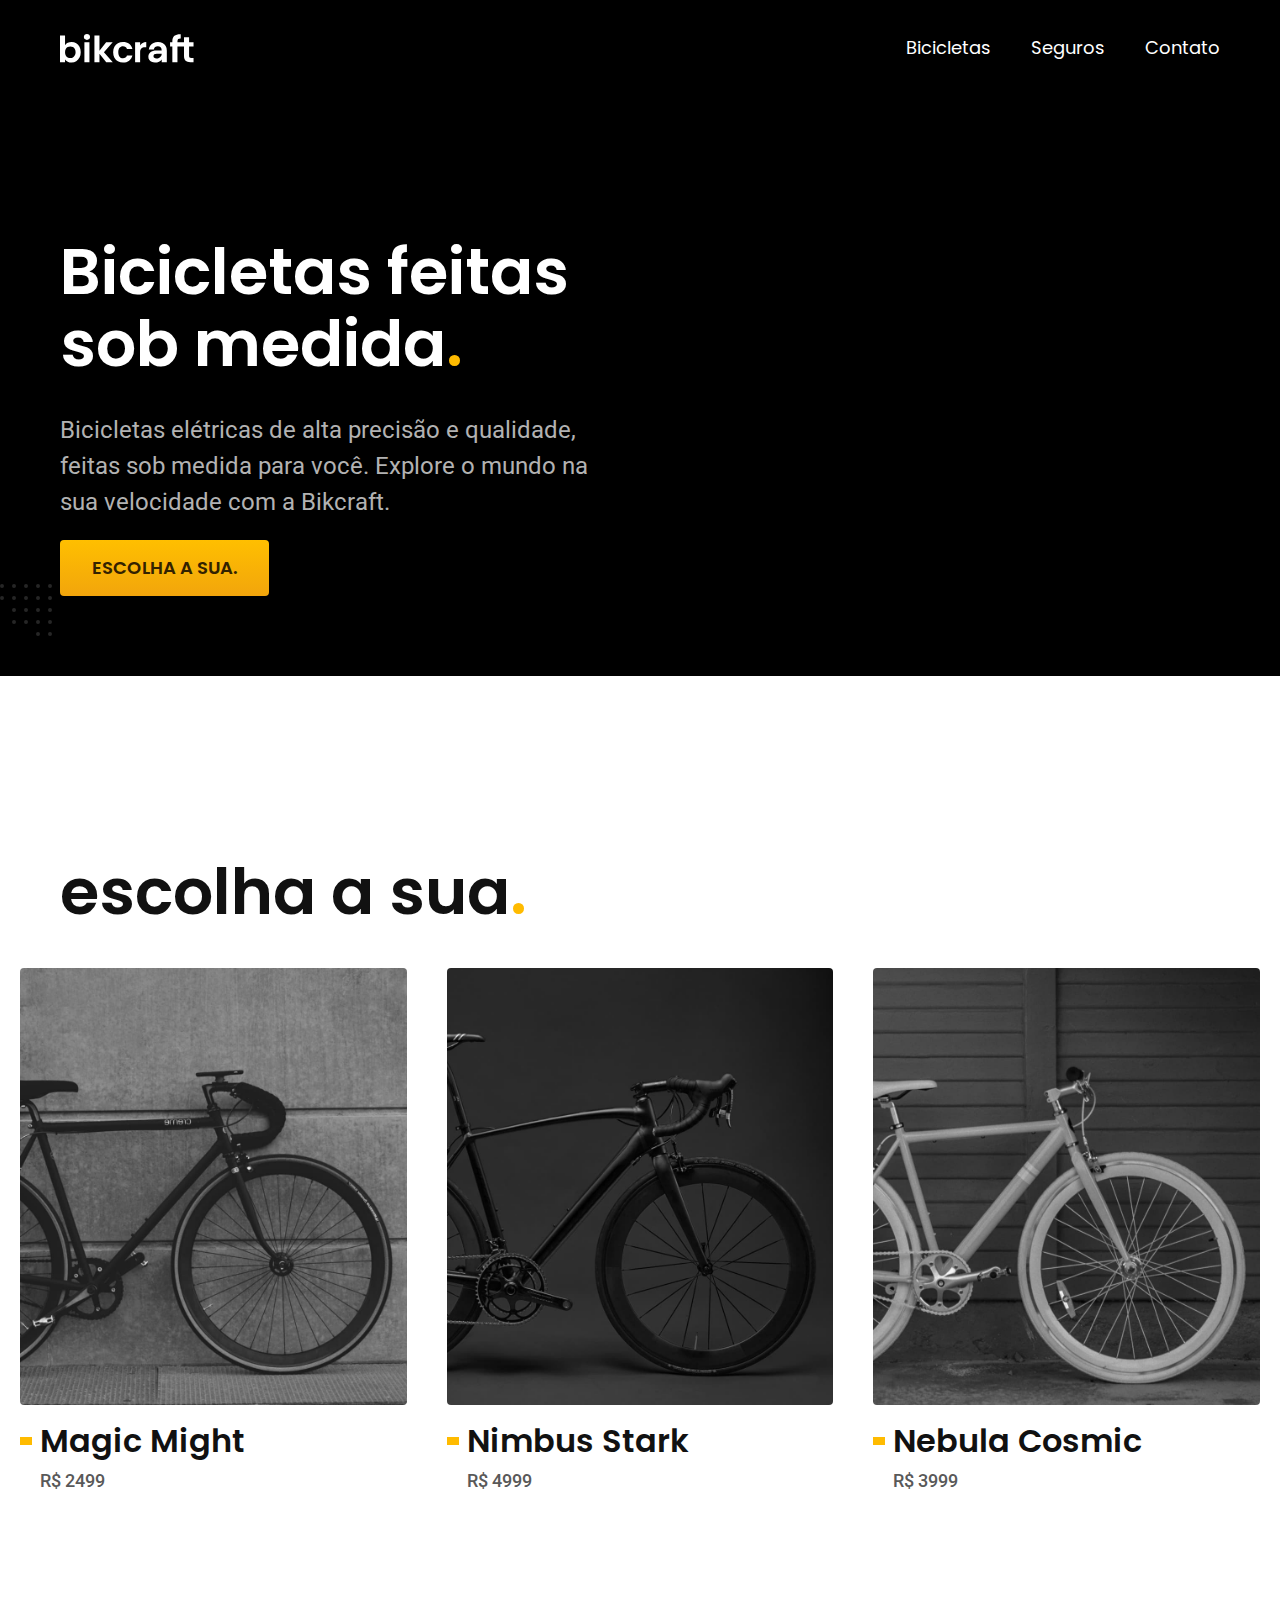
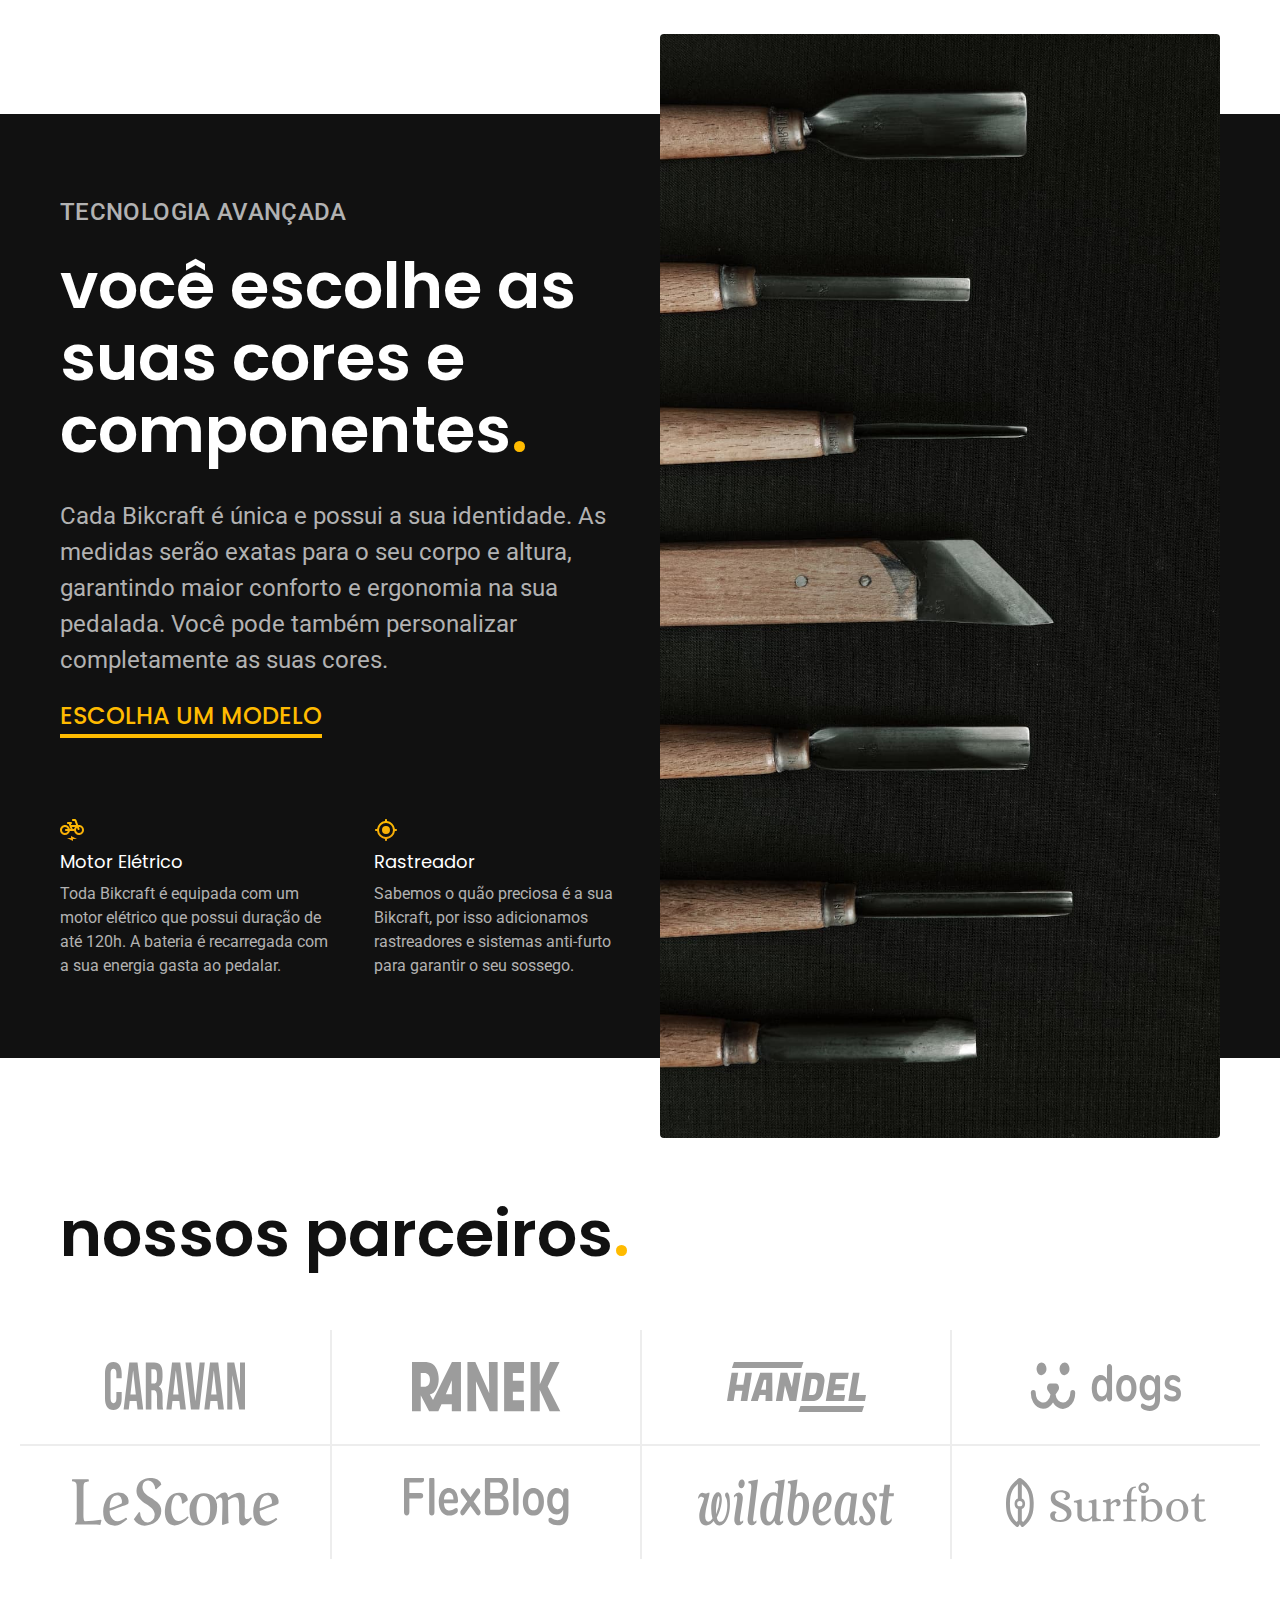
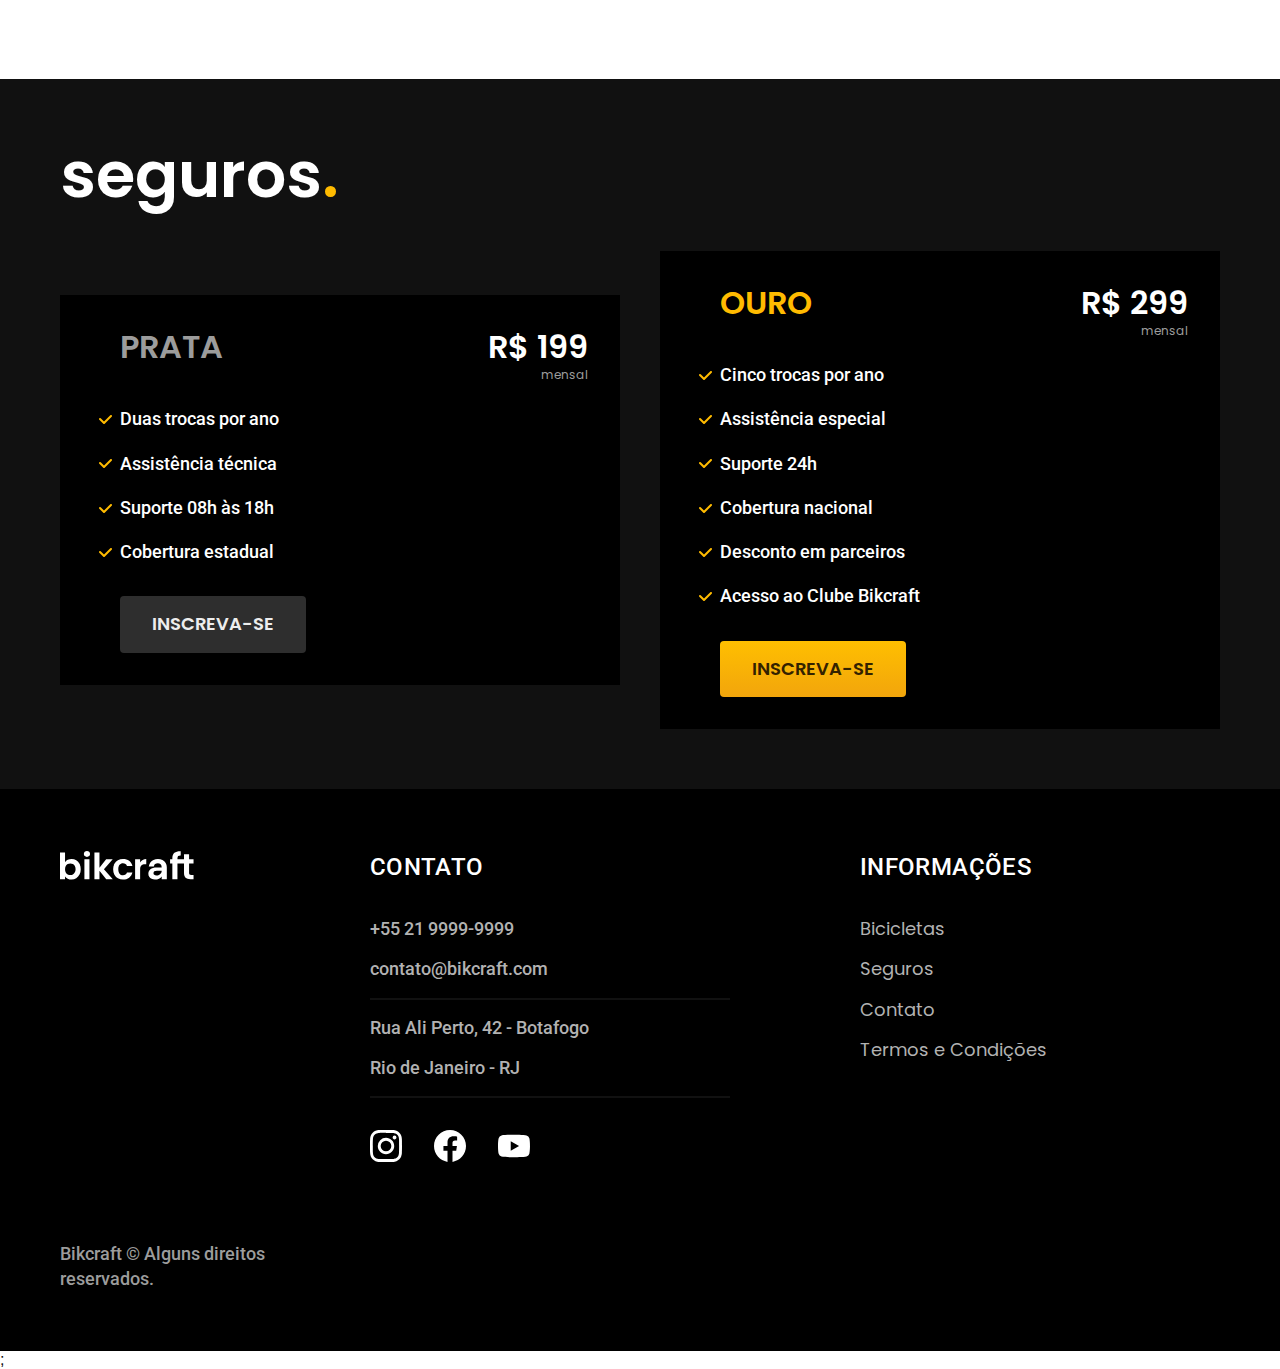
<file: index.html>
<!DOCTYPE html>
<html lang="pt-br">

<head>
  <meta charset="UTF-8">
  <meta http-equiv="X-UA-Compatible" content="IE=edge">
  <meta name="viewport" content="width=device-width, initial-scale=1.0">
  <title>Bikcraft - Bicicletas Elétricas</title>
  <meta name="description"
    content="Bicicletas elétricas de alta precisão e qualidade, feitas sob medida para você. Explore o mundo na sua velocidade com a Bikcraft.">

  <link rel="shortcut icon" href="favicon.svg" type="image/svg+xml">
  <link rel="preload" href="css/style.min.css" as="style">
  <link rel="stylesheet" href="css/style.min.css">

  <link rel="preconnect" href="https://fonts.googleapis.com">
  <link rel="preconnect" href="https://fonts.gstatic.com" crossorigin>
  <link href="https://fonts.googleapis.com/css2?family=Poppins:wght@400;600&family=Roboto:wght@400;500&display=swap"
    rel="stylesheet">
  <script>document.documentElement.classList.add('js');</script>
</head>

<body>
  <header class="header-bg">
    <div class="header container">
      <a href="index.html">
        <img src="./img/bikcraft.svg" width="136" height="32" alt="Bikcraft">
      </a>
      <nav aria-label="primaria">
        <ul class="header-menu font-1-m cor-0">
          <li><a href="./bicicletas.html">Bicicletas</a></li>
          <li><a href="./seguros.html">Seguros</a></li>
          <li><a href="./contato.html">Contato</a></li>
        </ul>
      </nav>
    </div>
  </header>

  <main class="introducao-bg">
    <div class="introducao container">
      <div class="introducao-conteudo">
        <h1 class="font-1-xxl cor-0 fadeInDown" data-anime="200">Bicicletas feitas sob medida<span
            class="cor-p1">.</span></h1>
        <p class="font-2-l cor-5 fadeInDown" data-anime="400">Bicicletas elétricas de alta precisão e qualidade, feitas
          sob medida para você.
          Explore o mundo na sua velocidade com a Bikcraft.</p>
        <a class="botao fadeInDown" data-anime="600" href="./bicicletas.html">Escolha a sua.</a>
      </div>
      <picture data-anime="800" class="fadeInDown">
        <source media="(max-width: 800px)" srcset="./img/bicicletas/nimbus.jpg">
        <img src="img/fotos/introducao.jpg" width="1280" height="1600" alt="Bicicleta preta">
      </picture>
    </div>
  </main>

  <article class="bicicletas-lista">
    <h2 class="container font-1-xxl">escolha a sua<span class="cor-p1">.</span></h2>

    <ul>
      <li>
        <a href="./bicicletas/magic.html">
          <img src="img/bicicletas/magic-home.jpg" width="920" height="1040" alt="Bicicleta preta">
          <h3 class="font-1-xl">Magic Might</h3>
          <span class="font-2-m cor-8">R$ 2499</span>
        </a>
      </li>

      <li>
        <a href="./bicicletas/nimbus.html">
          <img src="img/bicicletas/nimbus-home.jpg" width="920" height="1040" alt="Bicicleta preta">
          <h3 class="font-1-xl">Nimbus Stark</h3>
          <span class="font-2-m cor-8">R$ 4999</span>
        </a>
      </li>

      <li>
        <a href="./bicicletas/nebula.html">
          <img src="img/bicicletas/nebula-home.jpg" width="920" height="1040" alt="Bicicleta preta">
          <h3 class="font-1-xl">Nebula Cosmic</h3>
          <span class="font-2-m cor-8">R$ 3999</span>
        </a>
      </li>
    </ul>
  </article>

  <article class="tecnologia-bg">
    <div class="tecnologia container">
      <div class="tecnologia-conteudo">
        <span class="font-2-l-b cor-5">Tecnologia Avançada</span>
        <h2 class="font-1-xxl cor-0">você escolhe as suas cores e componentes<span class="cor-p1">.</span></h2>
        <p class="font-2-l cor-5">Cada Bikcraft é única e possui a sua identidade. As medidas serão exatas para o seu
          corpo e altura, garantindo maior conforto e ergonomia na sua pedalada. Você pode também personalizar
          completamente as suas cores.</p>
        <a class="link" href="./bicicletas.html">Escolha um modelo</a>
        <div class="tecnologia-vantagens">
          <div>
            <img src="./img/icones/eletrica.svg" width="24" height="24" alt="">
            <h3 class="font-1-m cor-0">Motor Elétrico</h3>
            <p class="font-2-s cor-5">Toda Bikcraft é equipada com um motor elétrico que possui duração de até 120h. A
              bateria é recarregada com a sua energia gasta ao pedalar.</p>
          </div>
          <div>
            <img src="./img/icones/rastreador.svg" width="24" height="24" alt="">
            <h3 class="font-1-m cor-0">Rastreador</h3>
            <p class="font-2-s cor-5">Sabemos o quão preciosa é a sua Bikcraft, por isso adicionamos rastreadores e
              sistemas anti-furto para garantir o seu sossego.</p>
          </div>
        </div>
      </div>
      <div class="tecnologia-imagem">
        <img src="./img/fotos/tecnologia.jpg" width="1200" height="1920" alt="">
      </div>
    </div>
  </article>

  <section class="parceiros" aria-label="Nossos Parceiros">
    <h2 class="container font-1-xxl">nossos parceiros<span class="cor-p1">.</span></h2>

    <ul>
      <li><img src="./img/parceiros/caravan.svg" width="140" height="38" alt="caravan"></li>
      <li><img src="./img/parceiros/ranek.svg" width="149" height="36" alt="ranek"></li>
      <li><img src="./img/parceiros/handel.svg" width="139" height="50" alt="handel"></li>
      <li><img src="./img/parceiros/dogs.svg" width="152" height="39" alt="dogs"></li>
      <li><img src="./img/parceiros/lescone.svg" width="208" height="41" alt="lescone"></li>
      <li><img src="./img/parceiros/flexblog.svg" width="165" height="38" alt="flexblog"></li>
      <li><img src="./img/parceiros/wildbeast.svg" width="196" height="34" alt="wildbeast"></li>
      <li><img src="./img/parceiros/surfbot.svg" width="200" height="49" alt="surfbot"></li>
    </ul>
  </section>

  <article class="seguros-bg">
    <div class="seguros container">
      <h2 class="font-1-xxl cor-0">seguros<span class="cor-p1">.</span></h2>
      <div class="seguros-item">
        <h3 class="font-1-xl cor-6">PRATA</h3>
        <span class="font-1-xl cor-0">R$ 199 <span class="font-1-xs cor-6">mensal</span></span>
        <ul class="font-2-m cor-0">
          <li>Duas trocas por ano</li>
          <li>Assistência técnica</li>
          <li>Suporte 08h às 18h</li>
          <li>Cobertura estadual</li>
        </ul>
        <a class="botao secundario" href="./orcamento.html">Inscreva-se</a>
      </div>

      <div class="seguros-item">
        <h3 class="font-1-xl cor-p1">OURO</h3>
        <span class="font-1-xl cor-0">R$ 299 <span class="font-1-xs cor-6">mensal</span></span>
        <ul class="font-2-m cor-0">
          <li>Cinco trocas por ano</li>
          <li>Assistência especial</li>
          <li>Suporte 24h</li>
          <li>Cobertura nacional</li>
          <li>Desconto em parceiros</li>
          <li>Acesso ao Clube Bikcraft</li>
        </ul>
        <a class="botao" href="./orcamento.html">Inscreva-se</a>
      </div>
    </div>
  </article>

  <footer class="footer-bg">
    <div class="footer container">
      <img src="./img/bikcraft.svg" width="136" height="32" alt="Bikcraft">
      <div class="footer-contato">
        <h3 class="font-2-l-b cor-0">Contato</h3>
        <ul class="font-2-m cor-5">
          <li><a href="tel:+552199999999">+55 21 9999-9999</a></li>
          <li><a href="mailto:contato@bikcraft.com">contato@bikcraft.com</a></li>
          <li>Rua Ali Perto, 42 - Botafogo</li>
          <li>Rio de Janeiro - RJ</li>
        </ul>
        <div class="footer-redes">
          <a href="./">
            <img src="./img/redes/instagram.svg" width="32" height="32" alt="Instagram">
          </a>
          <a href="./">
            <img src="./img/redes/facebook.svg" width="32" height="32" alt="Facebook">
          </a>
          <a href="./">
            <img src="./img/redes/youtube.svg" width="32" height="32" alt="Youtube">
          </a>
        </div>
      </div>
      <div class="footer-informacoes">
        <h3 class="font-2-l-b cor-0">Informações</h3>
        <nav>
          <ul class="font-1-m cor-5">
            <li><a href="./bicicletas.html">Bicicletas</a></li>
            <li><a href="./seguros.html">Seguros</a></li>
            <li><a href="./contato.html">Contato</a></li>
            <li><a href="./termos.html">Termos e Condições</a></li>
          </ul>
        </nav>
      </div>
      <p class="footer-copy font-2-m cor-6">Bikcraft © Alguns direitos reservados.</p>
    </div>
  </footer>
  <script src="./js/plugins/simple-anime.js"></script>;
  <script src="./js/script.js"></script>
</body>

</html>
</file>
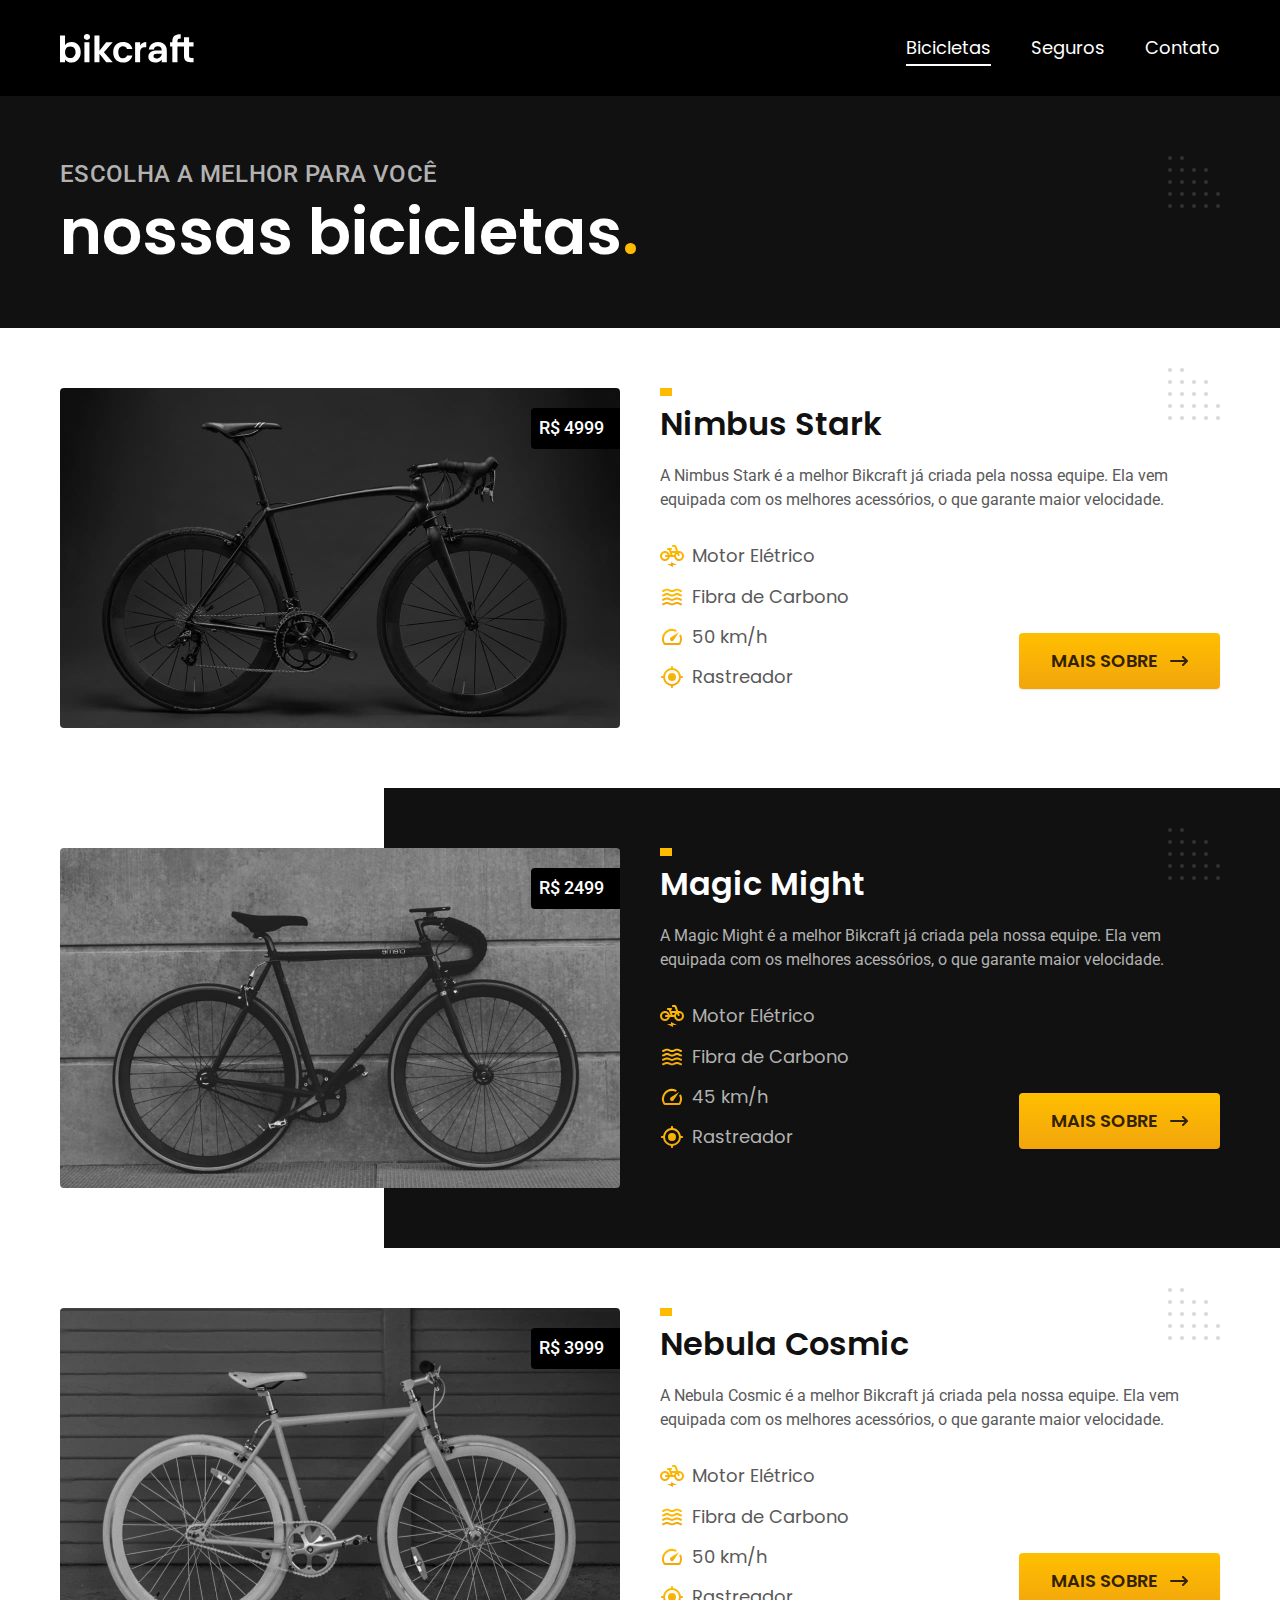
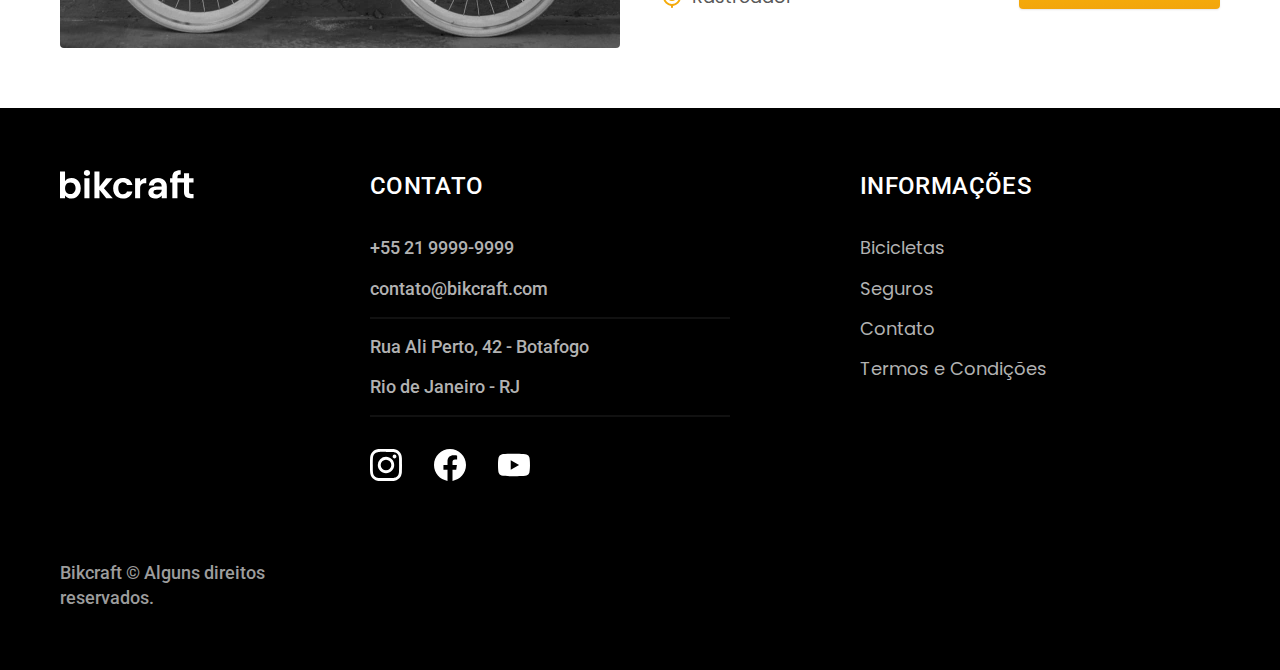
<file: bicicletas.html>
<!DOCTYPE html>
<html lang="pt-br">

<head>
  <meta charset="UTF-8">
  <meta name="viewport" content="width=device-width, initial-scale=1.0">

  <title>Termos e Condições | Bikcraft</title>
  <meta name="description" content="Termos e condições.">
  <link rel="shortcut icon" href="favicon.svg" type="image/svg+xml">
  <link rel="preload" href="css/style.min.css" as="style">
  <link rel="stylesheet" href="css/style.min.css">

  <link rel="preconnect" href="https://fonts.googleapis.com">
  <link rel="preconnect" href="https://fonts.gstatic.com" crossorigin>
  <link href="https://fonts.googleapis.com/css2?family=Poppins:wght@400;600&family=Roboto:wght@400;500&display=swap"
    rel="stylesheet">
  <script>document.documentElement.classList.add('js');</script>
</head>

<body id="bicicletas">
  <header class="header-bg">
    <div class="header container">
      <a href="./">
        <img src="./img/bikcraft.svg" width="136" height="32" alt="Bikcraft">
      </a>

      <nav aria-label="primaria">
        <ul class="header-menu font-1-m cor-0">
          <li><a href="./bicicletas.html">Bicicletas</a></li>
          <li><a href="./seguros.html">Seguros</a></li>
          <li><a href="./contato.html">Contato</a></li>
        </ul>
      </nav>
    </div>
  </header>

  <main>
    <div class="titulo-bg">
      <div class="titulo container">
        <p class="font-2-l-b cor-5">Escolha a melhor para você</p>
        <h1 class="font-1-xxl cor-0">nossas bicicletas<span class="cor-p1">.</span></h1>
      </div>
    </div>

    <div class="bicicletas container">
      <div class="bicicletas-imagem">
        <img src="./img/bicicletas/nimbus.jpg" width="1120" height="680" alt="Bicicleta preta">
        <span class="font-2-m cor-0">R$ 4999</span>
      </div>
      <div class="bicicletas-conteudo">
        <h2 class="font-1-xl">Nimbus Stark</h2>
        <p class="font-2-s cor-8">A Nimbus Stark é a melhor Bikcraft já criada pela nossa equipe. Ela vem equipada com
          os melhores acessórios, o que garante maior velocidade.</p>
        <ul class="font-1-m cor-8">
          <li>
            <img src="./img/icones/eletrica.svg" width="24" height="24" alt="">
            Motor Elétrico
          </li>
          <li>
            <img src="./img/icones/carbono.svg" width="24" height="24" alt="">
            Fibra de Carbono
          </li>
          <li>
            <img src="./img/icones/velocidade.svg" width="24" height="24" alt="">
            50 km/h
          </li>
          <li>
            <img src="./img/icones/rastreador.svg" width="24" height="24" alt="">
            Rastreador
          </li>
        </ul>
        <a class="botao seta" href="./bicicletas/nimbus.html">Mais Sobre</a>
      </div>
    </div>

    <div class="bicicletas-bg">
      <div class="bicicletas container">
        <div class="bicicletas-imagem">
          <img src="./img/bicicletas/magic.jpg" width="1120" height="680" alt="Bicicleta preta">
          <span class="font-2-m cor-0">R$ 2499</span>
        </div>
        <div class="bicicletas-conteudo">
          <h2 class="font-1-xl cor-0">Magic Might</h2>
          <p class="font-2-s cor-5">A Magic Might é a melhor Bikcraft já criada pela nossa equipe. Ela vem equipada com
            os melhores acessórios, o que garante maior velocidade.</p>
          <ul class="font-1-m cor-5">
            <li>
              <img src="./img/icones/eletrica.svg" width="24" height="24" alt="">
              Motor Elétrico
            </li>
            <li>
              <img src="./img/icones/carbono.svg" width="24" height="24" alt="">
              Fibra de Carbono
            </li>
            <li>
              <img src="./img/icones/velocidade.svg" width="24" height="24" alt="">
              45 km/h
            </li>
            <li>
              <img src="./img/icones/rastreador.svg" width="24" height="24" alt="">
              Rastreador
            </li>
          </ul>
          <a class="botao seta" href="./bicicletas/magic.html">Mais Sobre</a>
        </div>
      </div>
    </div>

    <div class="bicicletas container">
      <div class="bicicletas-imagem">
        <img src="./img/bicicletas/nebula.jpg" width="1120" height="680" alt="Bicicleta preta">
        <span class="font-2-m cor-0">R$ 3999</span>
      </div>
      <div class="bicicletas-conteudo">
        <h2 class="font-1-xl">Nebula Cosmic</h2>
        <p class="font-2-s cor-8">A Nebula Cosmic é a melhor Bikcraft já criada pela nossa equipe. Ela vem equipada com
          os melhores acessórios, o que garante maior velocidade.</p>
        <ul class="font-1-m cor-8">
          <li>
            <img src="./img/icones/eletrica.svg" width="24" height="24" alt="">
            Motor Elétrico
          </li>
          <li>
            <img src="./img/icones/carbono.svg" width="24" height="24" alt="">
            Fibra de Carbono
          </li>
          <li>
            <img src="./img/icones/velocidade.svg" width="24" height="24" alt="">
            50 km/h
          </li>
          <li>
            <img src="./img/icones/rastreador.svg" width="24" height="24" alt="">
            Rastreador
          </li>
        </ul>
        <a class="botao seta" href="./bicicletas/nebula.html">Mais Sobre</a>
      </div>
    </div>
  </main>

  <footer class="footer-bg">
    <div class="footer container">
      <img src="./img/bikcraft.svg" width="136" height="32" alt="Bikcraft">
      <div class="footer-contato">
        <h3 class="font-2-l-b cor-0">Contato</h3>
        <ul class="font-2-m cor-5">
          <li><a href="tel:+552199999999">+55 21 9999-9999</a></li>
          <li><a href="mailto:contato@bikcraft.com">contato@bikcraft.com</a></li>
          <li>Rua Ali Perto, 42 - Botafogo</li>
          <li>Rio de Janeiro - RJ</li>
        </ul>
        <div class="footer-redes">
          <a href="./">
            <img src="./img/redes/instagram.svg" width="32" height="32" alt="Instagram">
          </a>
          <a href="./">
            <img src="./img/redes/facebook.svg" width="32" height="32" alt="Facebook">
          </a>
          <a href="./">
            <img src="./img/redes/youtube.svg" width="32" height="32" alt="Youtube">
          </a>
        </div>
      </div>
      <div class="footer-informacoes">
        <h3 class="font-2-l-b cor-0">Informações</h3>
        <nav>
          <ul class="font-1-m cor-5">
            <li><a href="./bicicletas.html">Bicicletas</a></li>
            <li><a href="./seguros.html">Seguros</a></li>
            <li><a href="./contato.html">Contato</a></li>
            <li><a href="./termos.html">Termos e Condições</a></li>
          </ul>
        </nav>
      </div>
      <p class="footer-copy font-2-m cor-6">Bikcraft © Alguns direitos reservados.</p>
    </div>
  </footer>
  <script src="./js/script.js"></script>
</body>

</html>
</file>
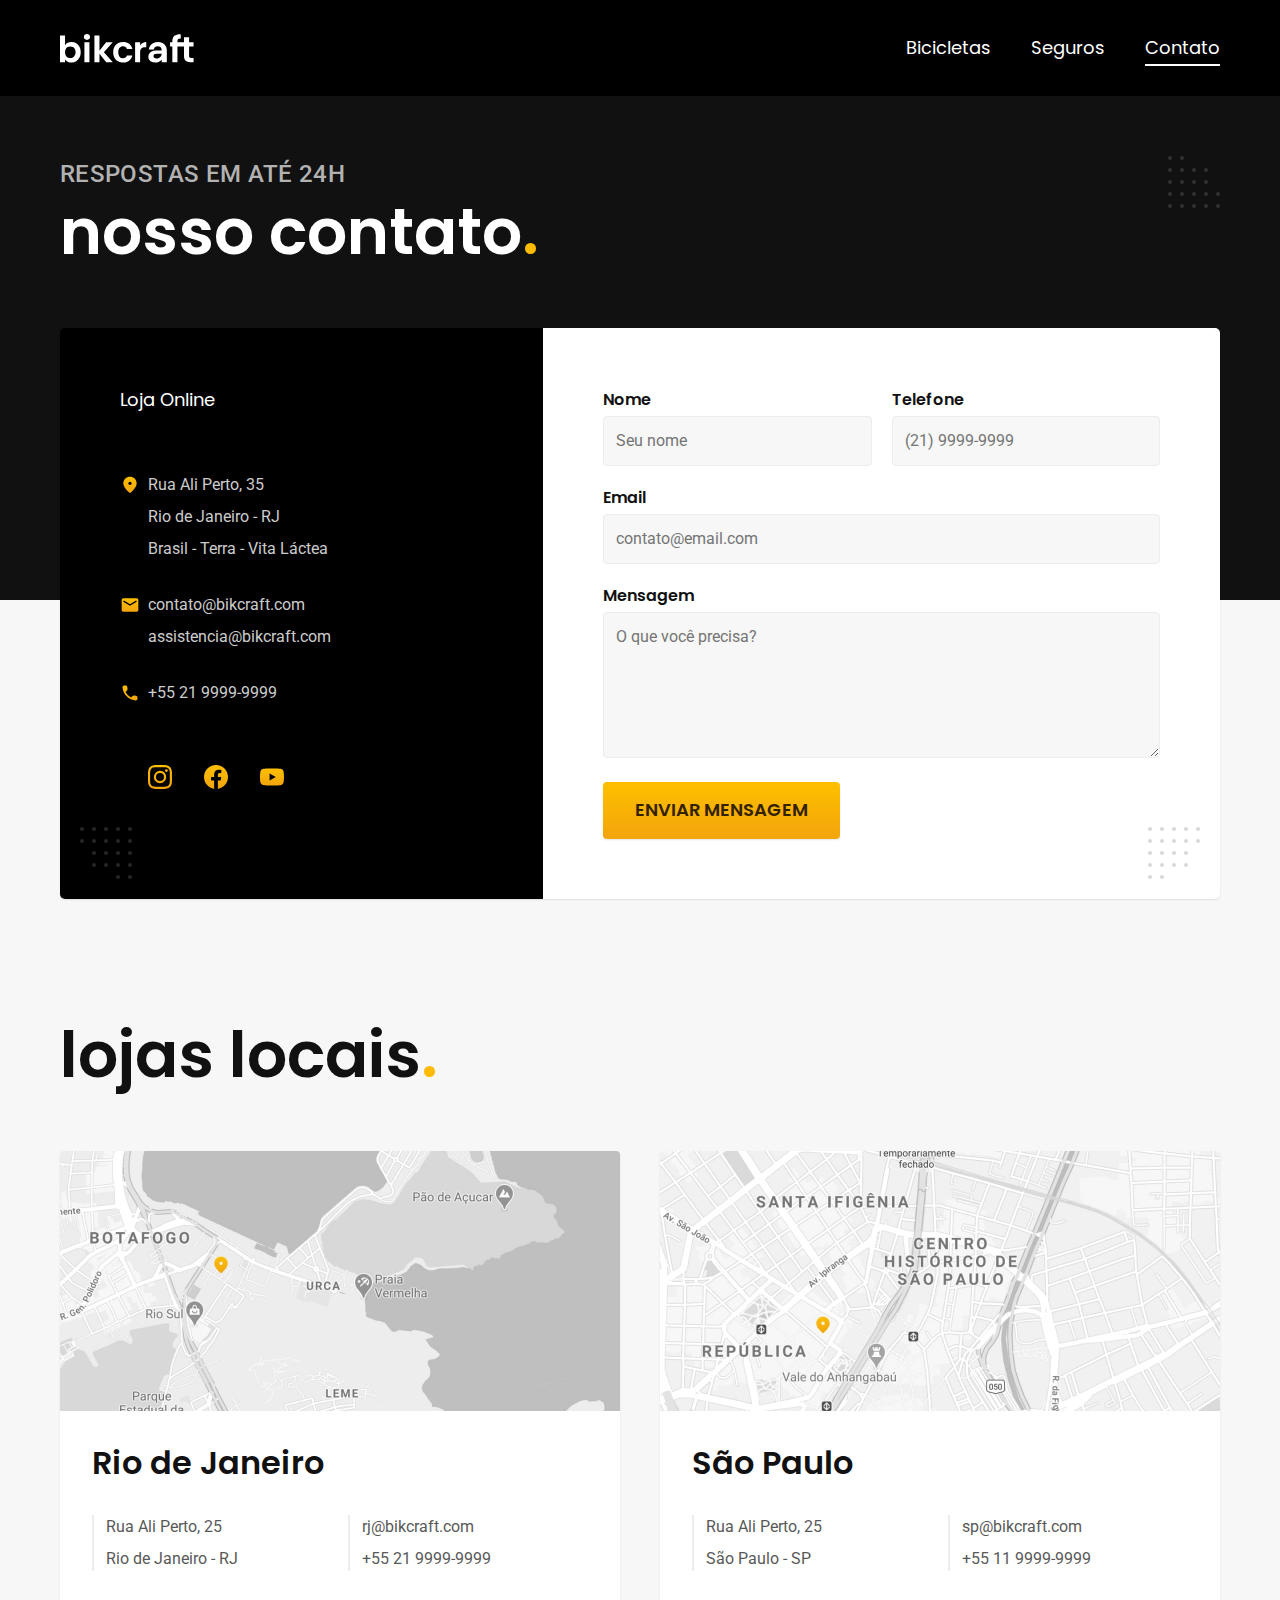
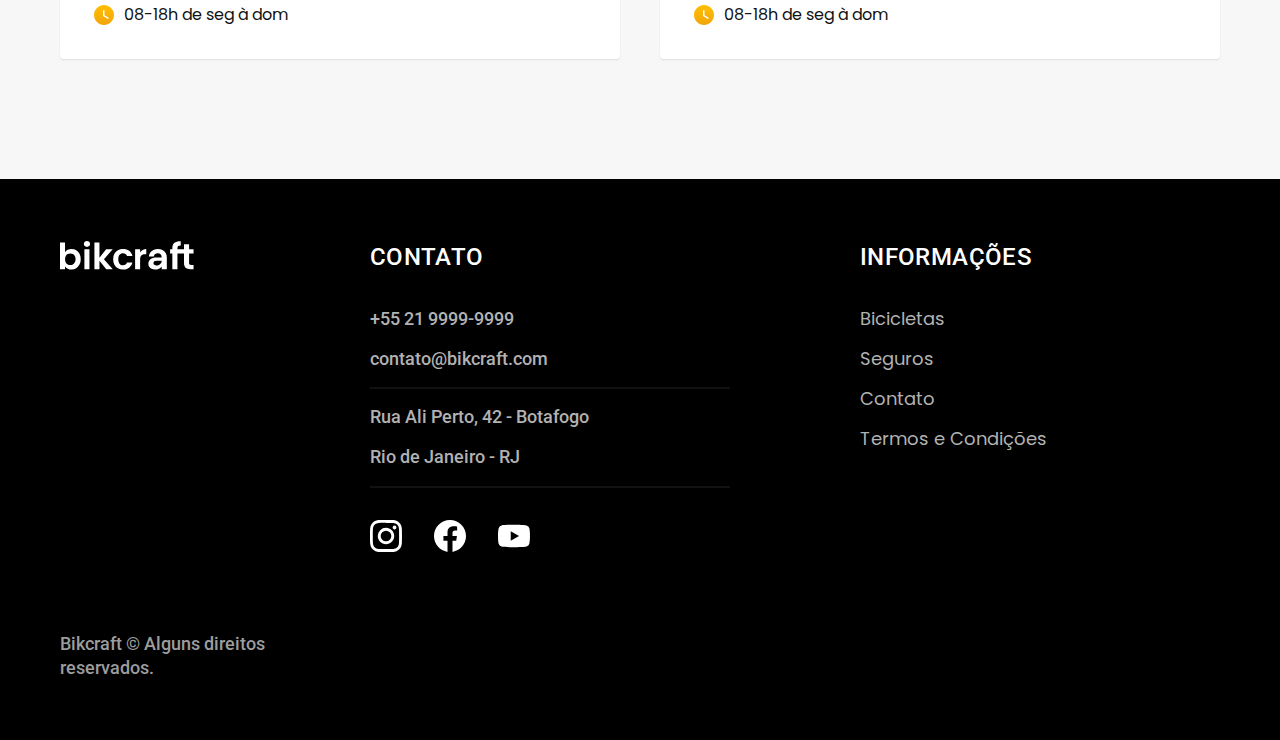
<file: contato.html>
<!DOCTYPE html>
<html lang="pt-br">

<head>
  <meta charset="UTF-8">
  <meta name="viewport" content="width=device-width, initial-scale=1.0">

  <title>Contato | Bikcraft</title>
  <meta name="description" content="Termos e condições.">
  <link rel="shortcut icon" href="favicon.svg" type="image/svg+xml">
  <link rel="preload" href="css/style.min.css" as="style">
  <link rel="stylesheet" href="css/style.min.css">

  <link rel="preconnect" href="https://fonts.googleapis.com">
  <link rel="preconnect" href="https://fonts.gstatic.com" crossorigin>
  <link href="https://fonts.googleapis.com/css2?family=Poppins:wght@400;600&family=Roboto:wght@400;500&display=swap"
    rel="stylesheet">
  <script>document.documentElement.classList.add('js');</script>
</head>

<body id="contato">
  <header class="header-bg">
    <div class="header container">
      <a href="./">
        <img src="./img/bikcraft.svg" width="136" height="32" alt="Bikcraft">
      </a>

      <nav aria-label="primaria">
        <ul class="header-menu font-1-m cor-0">
          <li><a href="./bicicletas.html">Bicicletas</a></li>
          <li><a href="./seguros.html">Seguros</a></li>
          <li><a href="./contato.html">Contato</a></li>
        </ul>
      </nav>
    </div>
  </header>

  <main>
    <div class="titulo-bg">
      <div class="titulo container">
        <p class="font-2-l-b cor-5">Respostas em até 24h</p>
        <h1 class="font-1-xxl cor-0">nosso contato<span class="cor-p1">.</span></h1>
      </div>
    </div>

    <div class="contato container">
      <section class="contato-dados" aria-label="Endereço">
        <h2 class="font-1-m cor-0">Loja Online</h2>
        <div class="contato-endereco font-2-s cor-4">
          <p>Rua Ali Perto, 35</p>
          <p>Rio de Janeiro - RJ</p>
          <p>Brasil - Terra - Vita Láctea</p>
        </div>
        <address class="contato-meios font-2-s cor-4">
          <a href="mailto:contato@bikcraft.com">contato@bikcraft.com</a>
          <a href="mailto:assistencia@bikcraft.com">assistencia@bikcraft.com</a>
          <a href="tel:+552199999999">+55 21 9999-9999</a>
        </address>
        <div class="contato-redes">
          <a href="./">
            <img src="./img/redes/instagram-p.svg" width="24" height="24" alt="Instagram">
          </a>
          <a href="./">
            <img src="./img/redes/facebook-p.svg" width="24" height="24" alt="Facebook">
          </a>
          <a href="./">
            <img src="./img/redes/youtube-p.svg" width="24" height="24" alt="Youtube">
          </a>
        </div>
      </section>
      <section class="contato-formulario" aria-label="Formulário">
        <form class="form" action="./contato.html">
          <div>
            <label for="nome">Nome</label>
            <input type="text" id="nome" name="nome" placeholder="Seu nome">
          </div>
          <div>
            <label for="telefone">Telefone</label>
            <input type="text" id="telefone" name="telefone" placeholder="(21) 9999-9999">
          </div>
          <div class="col-2">
            <label for="email">Email</label>
            <input type="email" id="email" name="email" placeholder="contato@email.com">
          </div>
          <div class="col-2">
            <label for="mensagem">Mensagem</label>
            <textarea rows="5" id="mensagem" name="mensagem" placeholder="O que você precisa?"></textarea>
          </div>
          <button class="botao col-2">Enviar Mensagem</button>
        </form>
      </section>
    </div>
  </main>

  <article class="lojas container">
    <h2 class="font-1-xxl">lojas locais<span class="cor-p1">.</span></h2>
    <div class="lojas-item">
      <img src="./img/lojas/rj.jpg" width="1120" height="520"
        alt="mapa marcando o endereço em Rua Ali Perto, 25 - Rio de Janeiro - RJ">
      <div class="lojas-conteudo">
        <h3 class="font-1-xl">Rio de Janeiro</h3>
        <div class="lojas-dados font-2-s cor-8">
          <p>Rua Ali Perto, 25</p>
          <p>Rio de Janeiro - RJ</p>
        </div>
        <div class="lojas-dados font-2-s cor-8">
          <a href="mailto:rj@bikcraft.com">rj@bikcraft.com</a>
          <a href="tel:+552199999999">+55 21 9999-9999</a>
        </div>
        <p class="lojas-tempo font-1-s"><img src="./img/icones/horario.svg" width="24" height="24" alt="">08-18h de seg
          à dom</p>
      </div>
    </div>

    <div class="lojas-item">
      <img src="./img/lojas/sp.jpg" width="1120" height="520"
        alt="mapa marcando o endereço em Rua Ali Perto, 25 - São Paulo - SP">
      <div class="lojas-conteudo">
        <h3 class="font-1-xl">São Paulo</h3>
        <div class="lojas-dados font-2-s cor-8">
          <p>Rua Ali Perto, 25</p>
          <p>São Paulo - SP</p>
        </div>
        <div class="lojas-dados font-2-s cor-8">
          <a href="mailto:sp@bikcraft.com">sp@bikcraft.com</a>
          <a href="tel:+551199999999">+55 11 9999-9999</a>
        </div>
        <p class="lojas-tempo font-1-s"><img src="./img/icones/horario.svg" width="24" height="24" alt="">08-18h de seg
          à dom</p>
      </div>
    </div>
  </article>

  <footer class="footer-bg">
    <div class="footer container">
      <img src="./img/bikcraft.svg" width="136" height="32" alt="Bikcraft">
      <div class="footer-contato">
        <h3 class="font-2-l-b cor-0">Contato</h3>
        <ul class="font-2-m cor-5">
          <li><a href="tel:+552199999999">+55 21 9999-9999</a></li>
          <li><a href="mailto:contato@bikcraft.com">contato@bikcraft.com</a></li>
          <li>Rua Ali Perto, 42 - Botafogo</li>
          <li>Rio de Janeiro - RJ</li>
        </ul>
        <div class="footer-redes">
          <a href="./">
            <img src="./img/redes/instagram.svg" width="32" height="32" alt="Instagram">
          </a>
          <a href="./">
            <img src="./img/redes/facebook.svg" width="32" height="32" alt="Facebook">
          </a>
          <a href="./">
            <img src="./img/redes/youtube.svg" width="32" height="32" alt="Youtube">
          </a>
        </div>
      </div>
      <div class="footer-informacoes">
        <h3 class="font-2-l-b cor-0">Informações</h3>
        <nav>
          <ul class="font-1-m cor-5">
            <li><a href="./bicicletas.html">Bicicletas</a></li>
            <li><a href="./seguros.html">Seguros</a></li>
            <li><a href="./contato.html">Contato</a></li>
            <li><a href="./termos.html">Termos e Condições</a></li>
          </ul>
        </nav>
      </div>
      <p class="footer-copy font-2-m cor-6">Bikcraft © Alguns direitos reservados.</p>
    </div>
  </footer>
  <script src="./js/script.js"></script>
</body>

</html>
</file>
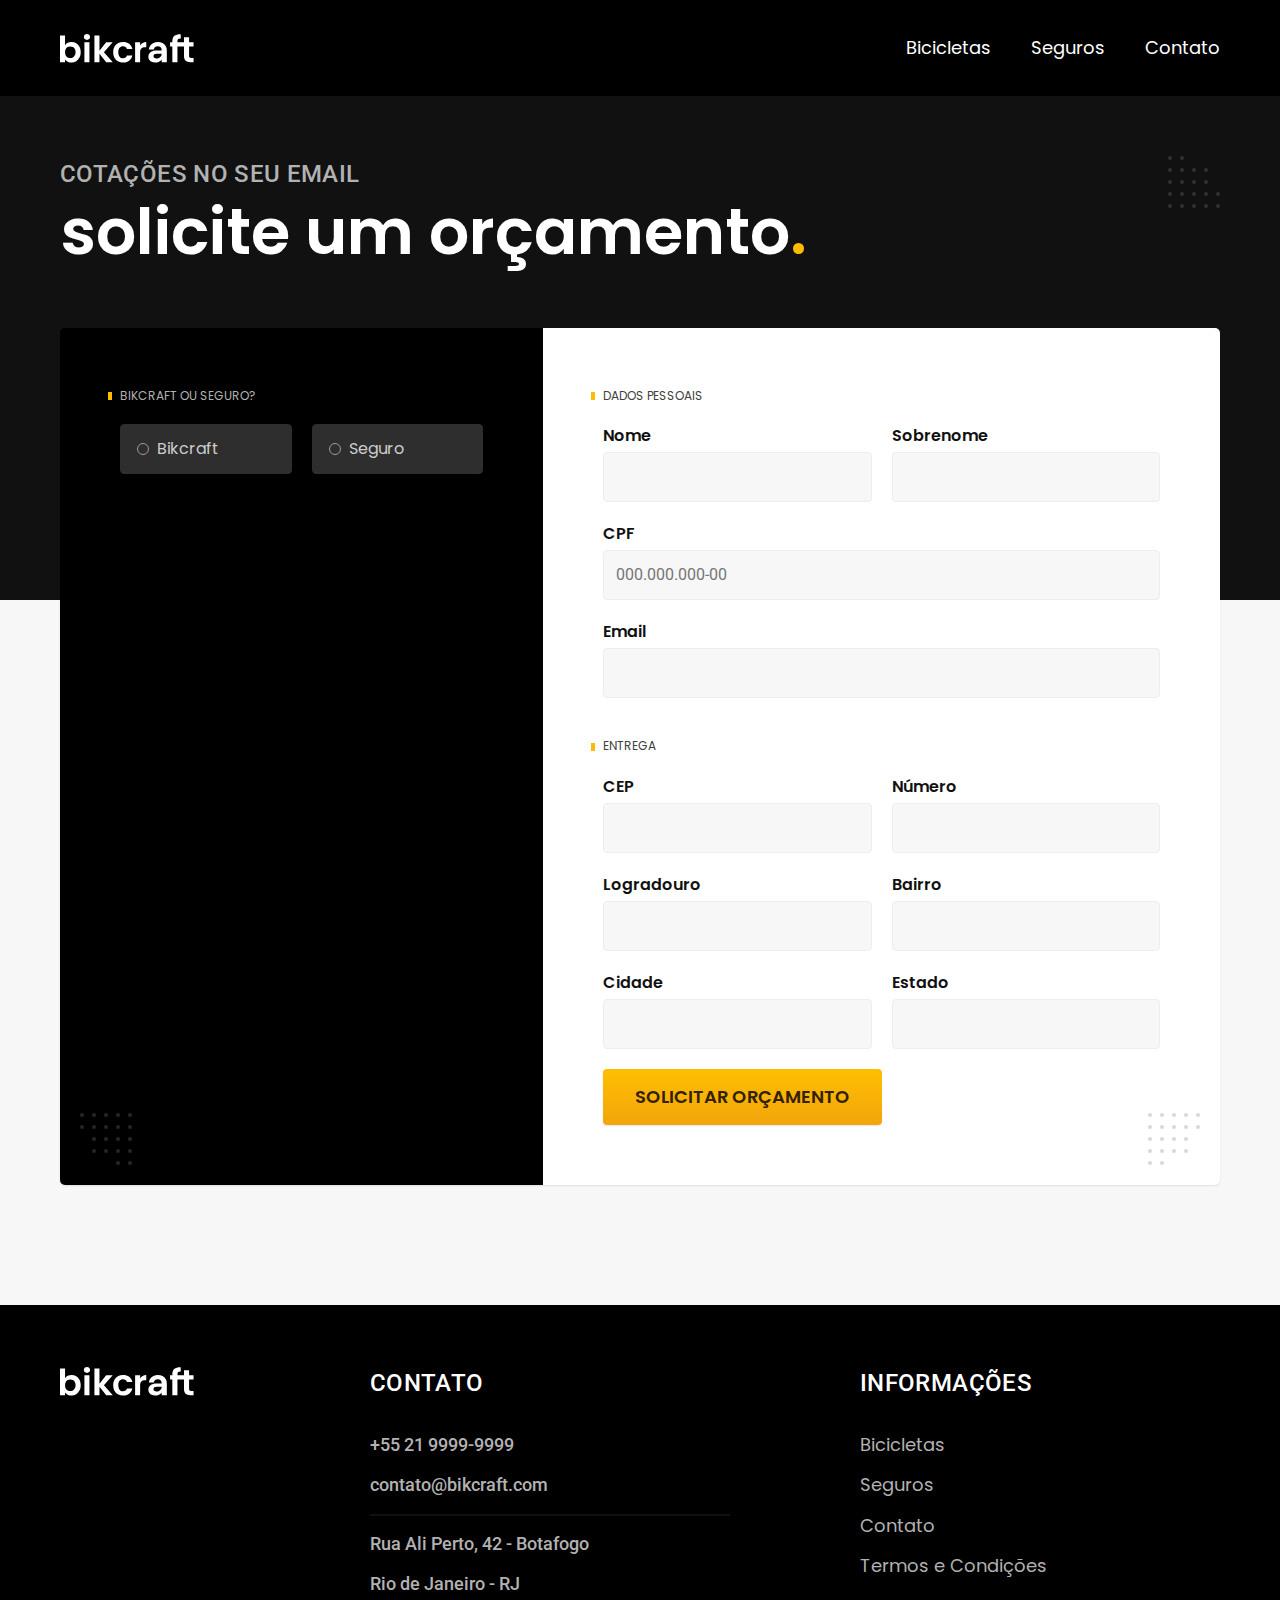
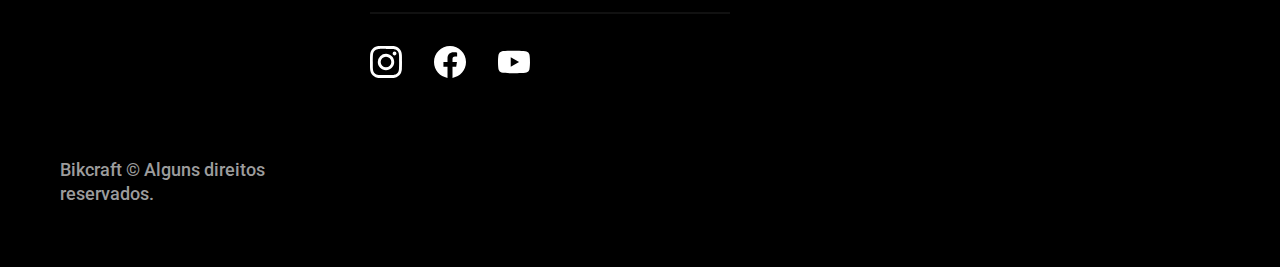
<file: orcamento.html>
<!DOCTYPE html>
<html lang="pt-br">

<head>
  <meta charset="UTF-8">
  <meta name="viewport" content="width=device-width, initial-scale=1.0">

  <title>Orçamento | Bikcraft</title>
  <meta name="description" content="Termos e condições.">
  <link rel="shortcut icon" href="favicon.svg" type="image/svg+xml">
  <link rel="preload" href="css/style.min.css" as="style">
  <link rel="stylesheet" href="css/style.min.css">

  <link rel="preconnect" href="https://fonts.googleapis.com">
  <link rel="preconnect" href="https://fonts.gstatic.com" crossorigin>
  <link href="https://fonts.googleapis.com/css2?family=Poppins:wght@400;600&family=Roboto:wght@400;500&display=swap"
    rel="stylesheet">
  <script>document.documentElement.classList.add('js');</script>
</head>

<body id="orcamento">
  <header class="header-bg">
    <div class="header container">
      <a href="./">
        <img src="./img/bikcraft.svg" width="136" height="32" alt="Bikcraft">
      </a>

      <nav aria-label="primaria">
        <ul class="header-menu font-1-m cor-0">
          <li><a href="./bicicletas.html">Bicicletas</a></li>
          <li><a href="./seguros.html">Seguros</a></li>
          <li><a href="./contato.html">Contato</a></li>
        </ul>
      </nav>
    </div>
  </header>

  <main>
    <div class="titulo-bg">
      <div class="titulo container">
        <p class="font-2-l-b cor-5">Cotações no seu email</p>
        <h1 class="font-1-xxl cor-0">solicite um orçamento<span class="cor-p1">.</span></h1>
      </div>
    </div>

    <form class="orcamento container" action="./orcamento.html">
      <div class="orcamento-produto">
        <h2 class="font-1-xs cor-5">Bikcraft ou Seguro?</h2>

        <input type="radio" name="tipo" value="bikcraft" id="bikcraft">
        <label for="bikcraft">Bikcraft</label>

        <input type="radio" name="tipo" value="seguro" id="seguro">
        <label for="seguro">Seguro</label>

        <div class="orcamento-conteudo" id="orcamento-bikcraft">
          <h2 class="font-1-xs cor-5">Escolha a sua</h2>

          <input type="radio" name="produto" value="nimbus" id="nimbus">
          <label for="nimbus">Nimbus Stark <span>R$ 4999</span></label>
          <div class="orcamento-detalhes">
            <ul class="font-1-xs cor-8">
              <li><img src="./img/icones/eletrica.svg" alt=""> Motor Elétrico</li>
              <li><img src="./img/icones/carbono.svg" alt=""> Fibra de Carbono</li>
              <li><img src="./img/icones/velocidade.svg" alt=""> 50 km/h</li>
              <li><img src="./img/icones/rastreador.svg" alt=""> Rastreador</li>
            </ul>
            <img src="./img/bicicletas/nimbus.jpg" alt="Bicicleta preta">
          </div>

          <input type="radio" name="produto" value="magic" id="magic">
          <label for="magic">Magic Might <span>R$ 2499</span></label>
          <div class="orcamento-detalhes">
            <ul class="font-1-xs cor-8">
              <li><img src="./img/icones/eletrica.svg" alt=""> Motor Elétrico</li>
              <li><img src="./img/icones/carbono.svg" alt=""> Fibra de Carbono</li>
              <li><img src="./img/icones/velocidade.svg" alt=""> 45 km/h</li>
              <li><img src="./img/icones/rastreador.svg" alt=""> Rastreador</li>
            </ul>
            <img src="./img/bicicletas/magic.jpg" alt="Bicicleta preta">
          </div>

          <input type="radio" name="produto" value="nebula" id="nebula">
          <label for="nebula">Nebula Cosmic <span>R$ 3999</span></label>
          <div class="orcamento-detalhes">
            <ul class="font-1-xs cor-8">
              <li><img src="./img/icones/eletrica.svg" alt=""> Motor Elétrico</li>
              <li><img src="./img/icones/carbono.svg" alt=""> Fibra de Carbono</li>
              <li><img src="./img/icones/velocidade.svg" alt=""> 40 km/h</li>
              <li><img src="./img/icones/rastreador.svg" alt=""> Rastreador</li>
            </ul>
            <img src="./img/bicicletas/nebula.jpg" alt="Bicicleta branca">
          </div>

        </div>

        <div class="orcamento-conteudo" id="orcamento-seguro">
          <h2 class="font-1-xs cor-5">Escolha o plano</h2>

          <input type="radio" name="produto" value="prata" id="prata">
          <label for="prata">Prata <span>R$ 199</span></label>

          <input type="radio" name="produto" value="ouro" id="ouro">
          <label for="ouro">Ouro <span>R$ 299</span></label>
        </div>
      </div>
      <div class="orcamento-dados form">
        <h2 class="font-1-xs cor-9 col-2">dados pessoais</h2>
        <div>
          <label for="nome">Nome</label>
          <input type="text" id="nome" name="nome">
        </div>
        <div>
          <label for="sobrenome">Sobrenome</label>
          <input type="text" id="sobrenome" name="sobrenome">
        </div>
        <div class="col-2">
          <label for="cpf">CPF</label>
          <input type="text" id="cpf" name="cpf" placeholder="000.000.000-00">
        </div>
        <div class="col-2">
          <label for="email">Email</label>
          <input type="email" id="email" name="email">
        </div>
        <h2 class="font-1-xs cor-9 col-2">entrega</h2>
        <div>
          <label for="cep">CEP</label>
          <input type="text" id="cep" name="cep">
        </div>
        <div>
          <label for="numero">Número</label>
          <input type="text" id="numero" name="numero">
        </div>
        <div>
          <label for="logradouro">Logradouro</label>
          <input type="text" id="logradouro" name="logradouro">
        </div>
        <div>
          <label for="bairro">Bairro</label>
          <input type="text" id="bairro" name="bairro">
        </div>
        <div>
          <label for="cidade">Cidade</label>
          <input type="text" id="cidade" name="cidade">
        </div>
        <div>
          <label for="estado">Estado</label>
          <input type="text" id="estado" name="estado">
        </div>
        <button class="botao col-2">Solicitar Orçamento</button>
      </div>
    </form>
  </main>

  <footer class="footer-bg">
    <div class="footer container">
      <img src="./img/bikcraft.svg" alt="Bikcraft">
      <div class="footer-contato">
        <h3 class="font-2-l-b cor-0">Contato</h3>
        <ul class="font-2-m cor-5">
          <li><a href="tel:+552199999999">+55 21 9999-9999</a></li>
          <li><a href="mailto:contato@bikcraft.com">contato@bikcraft.com</a></li>
          <li>Rua Ali Perto, 42 - Botafogo</li>
          <li>Rio de Janeiro - RJ</li>
        </ul>
        <div class="footer-redes">
          <a href="./">
            <img src="./img/redes/instagram.svg" alt="Instagram">
          </a>
          <a href="./">
            <img src="./img/redes/facebook.svg" alt="Facebook">
          </a>
          <a href="./">
            <img src="./img/redes/youtube.svg" alt="Youtube">
          </a>
        </div>
      </div>
      <div class="footer-informacoes">
        <h3 class="font-2-l-b cor-0">Informações</h3>
        <nav>
          <ul class="font-1-m cor-5">
            <li><a href="./bicicletas.html">Bicicletas</a></li>
            <li><a href="./seguros.html">Seguros</a></li>
            <li><a href="./contato.html">Contato</a></li>
            <li><a href="./termos.html">Termos e Condições</a></li>
          </ul>
        </nav>
      </div>
      <p class="footer-copy font-2-m cor-6">Bikcraft © Alguns direitos reservados.</p>
    </div>
  </footer>
  <script src="./js/script.js"></script>
</body>

</html>
</file>
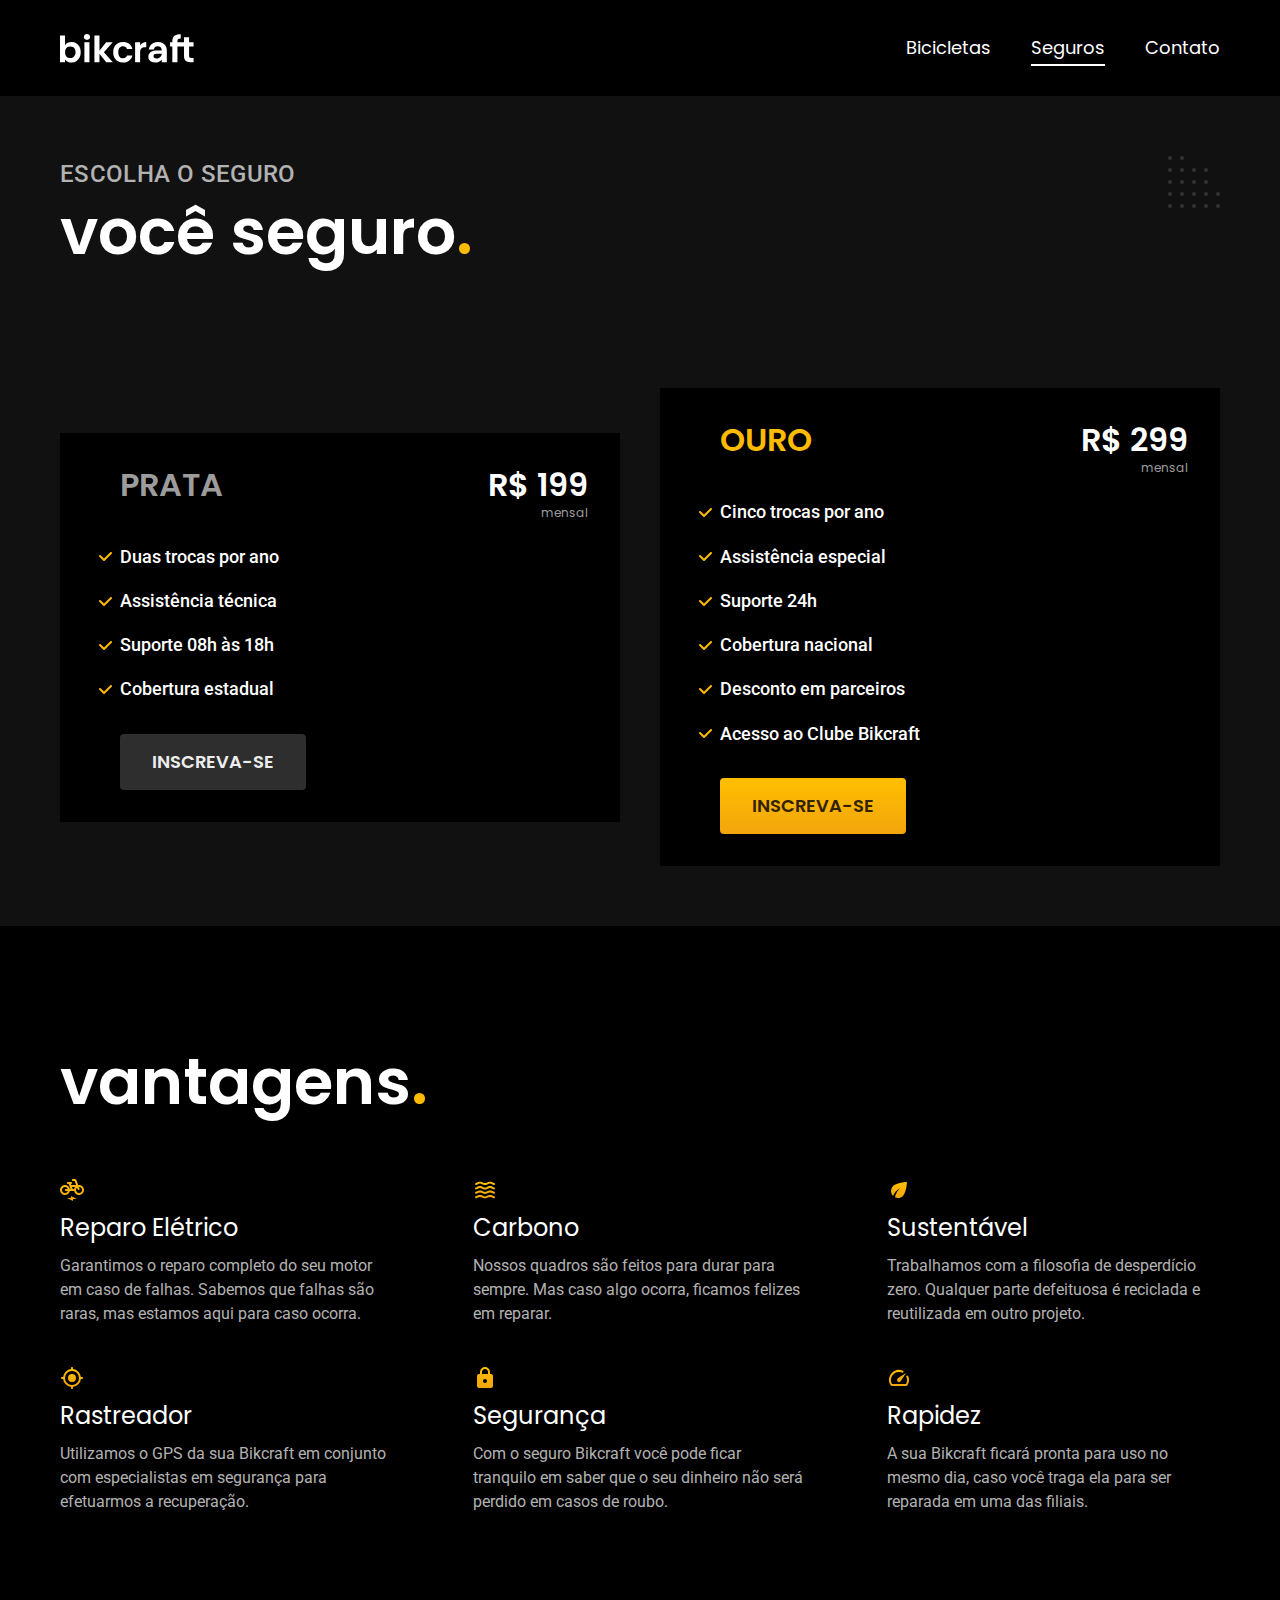
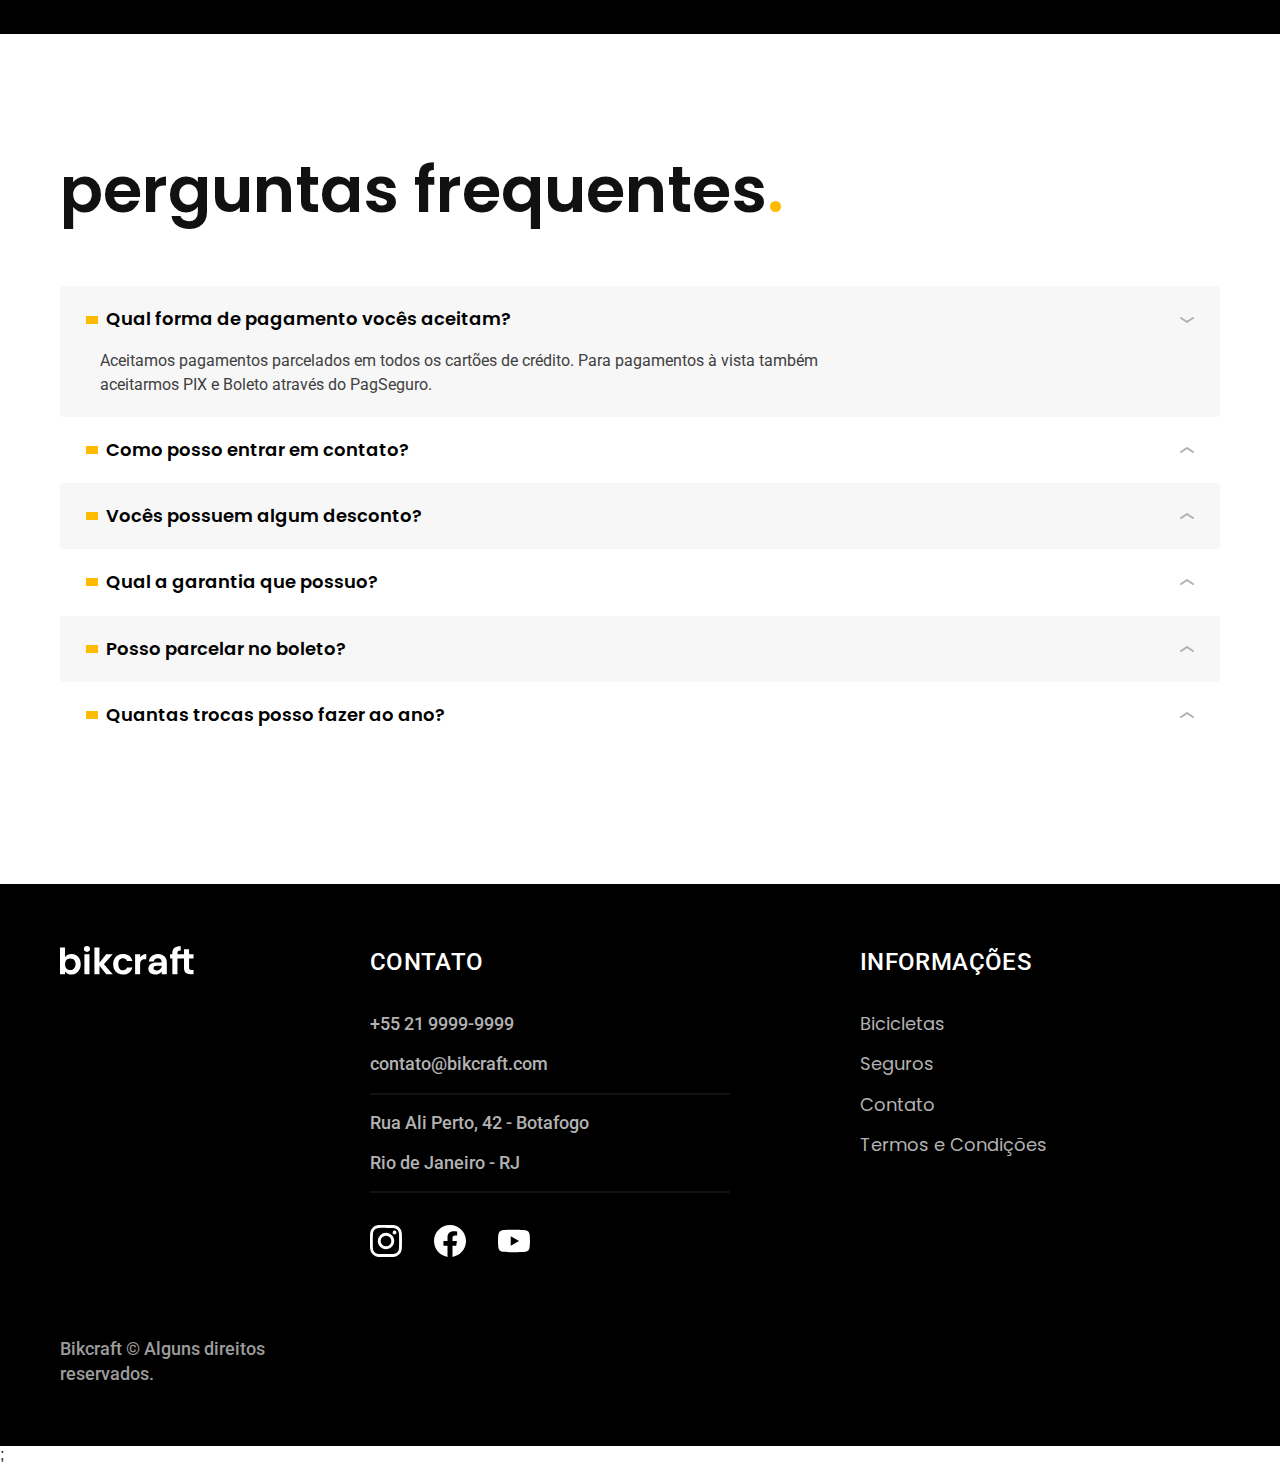
<file: seguros.html>
<!DOCTYPE html>
<html lang="pt-br">

<head>
  <meta charset="UTF-8">
  <meta name="viewport" content="width=device-width, initial-scale=1.0">

  <title>Seguros | Bikcraft</title>
  <meta name="description" content="Seguros.">
  <link rel="shortcut icon" href="favicon.svg" type="image/svg+xml">
  <link rel="preload" href="css/style.min.css" as="style">
  <link rel="stylesheet" href="css/style.min.css">

  <link rel="preconnect" href="https://fonts.googleapis.com">
  <link rel="preconnect" href="https://fonts.gstatic.com" crossorigin>
  <link href="https://fonts.googleapis.com/css2?family=Poppins:wght@400;600&family=Roboto:wght@400;500&display=swap"
    rel="stylesheet">
  <script>document.documentElement.classList.add('js');</script>
</head>

<body id="seguros">
  <header class="header-bg">
    <div class="header container">
      <a href="./">
        <img src="./img/bikcraft.svg" width="136" height="32" alt="Bikcraft">
      </a>

      <nav aria-label="primaria">
        <ul class="header-menu font-1-m cor-0">
          <li><a href="./bicicletas.html">Bicicletas</a></li>
          <li><a href="./seguros.html">Seguros</a></li>
          <li><a href="./contato.html">Contato</a></li>
        </ul>
      </nav>
    </div>
  </header>

  <main class="seguros-bg">
    <div class="titulo-bg">
      <div class="titulo container">
        <p class="font-2-l-b cor-5">Escolha o seguro</p>
        <h1 class="font-1-xxl cor-0">você seguro<span class="cor-p1">.</span></h1>
      </div>
    </div>

    <div class="seguros container">

      <div class="seguros-item fadeInLeft" data-anime="200">
        <h3 class="font-1-xl cor-6">PRATA</h3>
        <span class="font-1-xl cor-0">R$ 199 <span class="font-1-xs cor-6">mensal</span></span>
        <ul class="font-2-m cor-0">
          <li>Duas trocas por ano</li>
          <li>Assistência técnica</li>
          <li>Suporte 08h às 18h</li>
          <li>Cobertura estadual</li>
        </ul>
        <a class="botao secundario" href="./orcamento.html?tipo=seguro&produto=prata">Inscreva-se</a>
      </div>

      <div class="seguros-item fadeInRight" data-anime="400">
        <h3 class="font-1-xl cor-p1">OURO</h3>
        <span class="font-1-xl cor-0">R$ 299 <span class="font-1-xs cor-6">mensal</span></span>
        <ul class="font-2-m cor-0">
          <li>Cinco trocas por ano</li>
          <li>Assistência especial</li>
          <li>Suporte 24h</li>
          <li>Cobertura nacional</li>
          <li>Desconto em parceiros</li>
          <li>Acesso ao Clube Bikcraft</li>
        </ul>
        <a class="botao" href="./orcamento.html?tipo=seguro&produto=ouro">Inscreva-se</a>
      </div>
    </div>
  </main>

  <article class="vantagens-bg">
    <div class="vantagens container">
      <h2 class="font-1-xxl cor-0">vantagens<span class="cor-p1">.</span></h2>
      <ul>
        <li>
          <img src="./img/icones/eletrica.svg" width="24" height="24" alt="">
          <h3 class="font-1-l cor-0">Reparo Elétrico</h3>
          <p class="font-2-s cor-5">Garantimos o reparo completo do seu motor em caso de falhas. Sabemos que falhas são
            raras, mas estamos aqui para caso ocorra.</p>
        </li>
        <li>
          <img src="./img/icones/carbono.svg" width="24" height="24" alt="">
          <h3 class="font-1-l cor-0">Carbono</h3>
          <p class="font-2-s cor-5">Nossos quadros são feitos para durar para sempre. Mas caso algo ocorra, ficamos
            felizes em reparar.</p>
        </li>
        <li>
          <img src="./img/icones/sustentavel.svg" width="24" height="24" alt="">
          <h3 class="font-1-l cor-0">Sustentável</h3>
          <p class="font-2-s cor-5">Trabalhamos com a filosofia de desperdício zero. Qualquer parte defeituosa é
            reciclada e reutilizada em outro projeto.</p>
        </li>
        <li>
          <img src="./img/icones/rastreador.svg" width="24" height="24" alt="">
          <h3 class="font-1-l cor-0">Rastreador</h3>
          <p class="font-2-s cor-5">Utilizamos o GPS da sua Bikcraft em conjunto com especialistas em segurança para
            efetuarmos a recuperação.</p>
        </li>
        <li>
          <img src="./img/icones/seguro.svg" width="24" height="24" alt="">
          <h3 class="font-1-l cor-0">Segurança</h3>
          <p class="font-2-s cor-5">Com o seguro Bikcraft você pode ficar tranquilo em saber que o seu dinheiro não será
            perdido em casos de roubo.</p>
        </li>
        <li>
          <img src="./img/icones/velocidade.svg" width="24" height="24" alt="">
          <h3 class="font-1-l cor-0">Rapidez</h3>
          <p class="font-2-s cor-5">A sua Bikcraft ficará pronta para uso no mesmo dia, caso você traga ela para ser
            reparada em uma das filiais.</p>
        </li>
      </ul>
    </div>
  </article>

  <article class="perguntas container">
    <h2 class="font-1-xxl">perguntas frequentes<span class="cor-p1">.</span></h2>

    <dl>
      <div>
        <dt><button class="font-1-m-b" aria-controls="pergunta1" aria-expanded="true">Qual forma de pagamento vocês
            aceitam?</button></dt>
        <dd id="pergunta1" class="font-2-s cor-9 ativa">Aceitamos pagamentos parcelados em todos os cartões de crédito.
          Para pagamentos à vista também aceitarmos PIX e Boleto através do PagSeguro.</dd>
      </div>
      <div>
        <dt><button class="font-1-m-b" aria-controls="pergunta2" aria-expanded="false">Como posso entrar em
            contato?</button></dt>
        <dd id="pergunta2" class="font-2-s cor-9">Aceitamos pagamentos parcelados em todos os cartões de crédito. Para
          pagamentos à vista também aceitarmos PIX e Boleto através do PagSeguro.</dd>
      </div>
      <div>
        <dt><button class="font-1-m-b" aria-controls="pergunta3" aria-expanded="false">Vocês possuem algum
            desconto?</button></dt>
        <dd id="pergunta3" class="font-2-s cor-9">Aceitamos pagamentos parcelados em todos os cartões de crédito. Para
          pagamentos à vista também aceitarmos PIX e Boleto através do PagSeguro.</dd>
      </div>
      <div>
        <dt><button class="font-1-m-b" aria-controls="pergunta4" aria-expanded="false">Qual a garantia que
            possuo?</button></dt>
        <dd id="pergunta4" class="font-2-s cor-9">Aceitamos pagamentos parcelados em todos os cartões de crédito. Para
          pagamentos à vista também aceitarmos PIX e Boleto através do PagSeguro.</dd>
      </div>
      <div>
        <dt><button class="font-1-m-b" aria-controls="pergunta5" aria-expanded="false">Posso parcelar no
            boleto?</button></dt>
        <dd id="pergunta5" class="font-2-s cor-9">Aceitamos pagamentos parcelados em todos os cartões de crédito. Para
          pagamentos à vista também aceitarmos PIX e Boleto através do PagSeguro.</dd>
      </div>
      <div>
        <dt><button class="font-1-m-b" aria-controls="pergunta6" aria-expanded="false">Quantas trocas posso fazer ao
            ano?</button></dt>
        <dd id="pergunta6" class="font-2-s cor-9">Aceitamos pagamentos parcelados em todos os cartões de crédito. Para
          pagamentos à vista também aceitarmos PIX e Boleto através do PagSeguro.</dd>
      </div>
    </dl>
  </article>

  <footer class="footer-bg">
    <div class="footer container">
      <img src="./img/bikcraft.svg" width="136" height="32" alt="Bikcraft">
      <div class="footer-contato">
        <h3 class="font-2-l-b cor-0">Contato</h3>
        <ul class="font-2-m cor-5">
          <li><a href="tel:+552199999999">+55 21 9999-9999</a></li>
          <li><a href="mailto:contato@bikcraft.com">contato@bikcraft.com</a></li>
          <li>Rua Ali Perto, 42 - Botafogo</li>
          <li>Rio de Janeiro - RJ</li>
        </ul>
        <div class="footer-redes">
          <a href="./">
            <img src="./img/redes/instagram.svg" width="32" height="32" alt="Instagram">
          </a>
          <a href="./">
            <img src="./img/redes/facebook.svg" width="32" height="32" alt="Facebook">
          </a>
          <a href="./">
            <img src="./img/redes/youtube.svg" width="32" height="32" alt="Youtube">
          </a>
        </div>
      </div>
      <div class="footer-informacoes">
        <h3 class="font-2-l-b cor-0">Informações</h3>
        <nav>
          <ul class="font-1-m cor-5">
            <li><a href="./bicicletas.html">Bicicletas</a></li>
            <li><a href="./seguros.html">Seguros</a></li>
            <li><a href="./contato.html">Contato</a></li>
            <li><a href="./termos.html">Termos e Condições</a></li>
          </ul>
        </nav>
      </div>
      <p class="footer-copy font-2-m cor-6">Bikcraft © Alguns direitos reservados.</p>
    </div>
  </footer>
  <script src="./js/plugins/simple-anime.js"></script>;
  <script src="./js/script.js"></script>
</body>

</html>
</file>
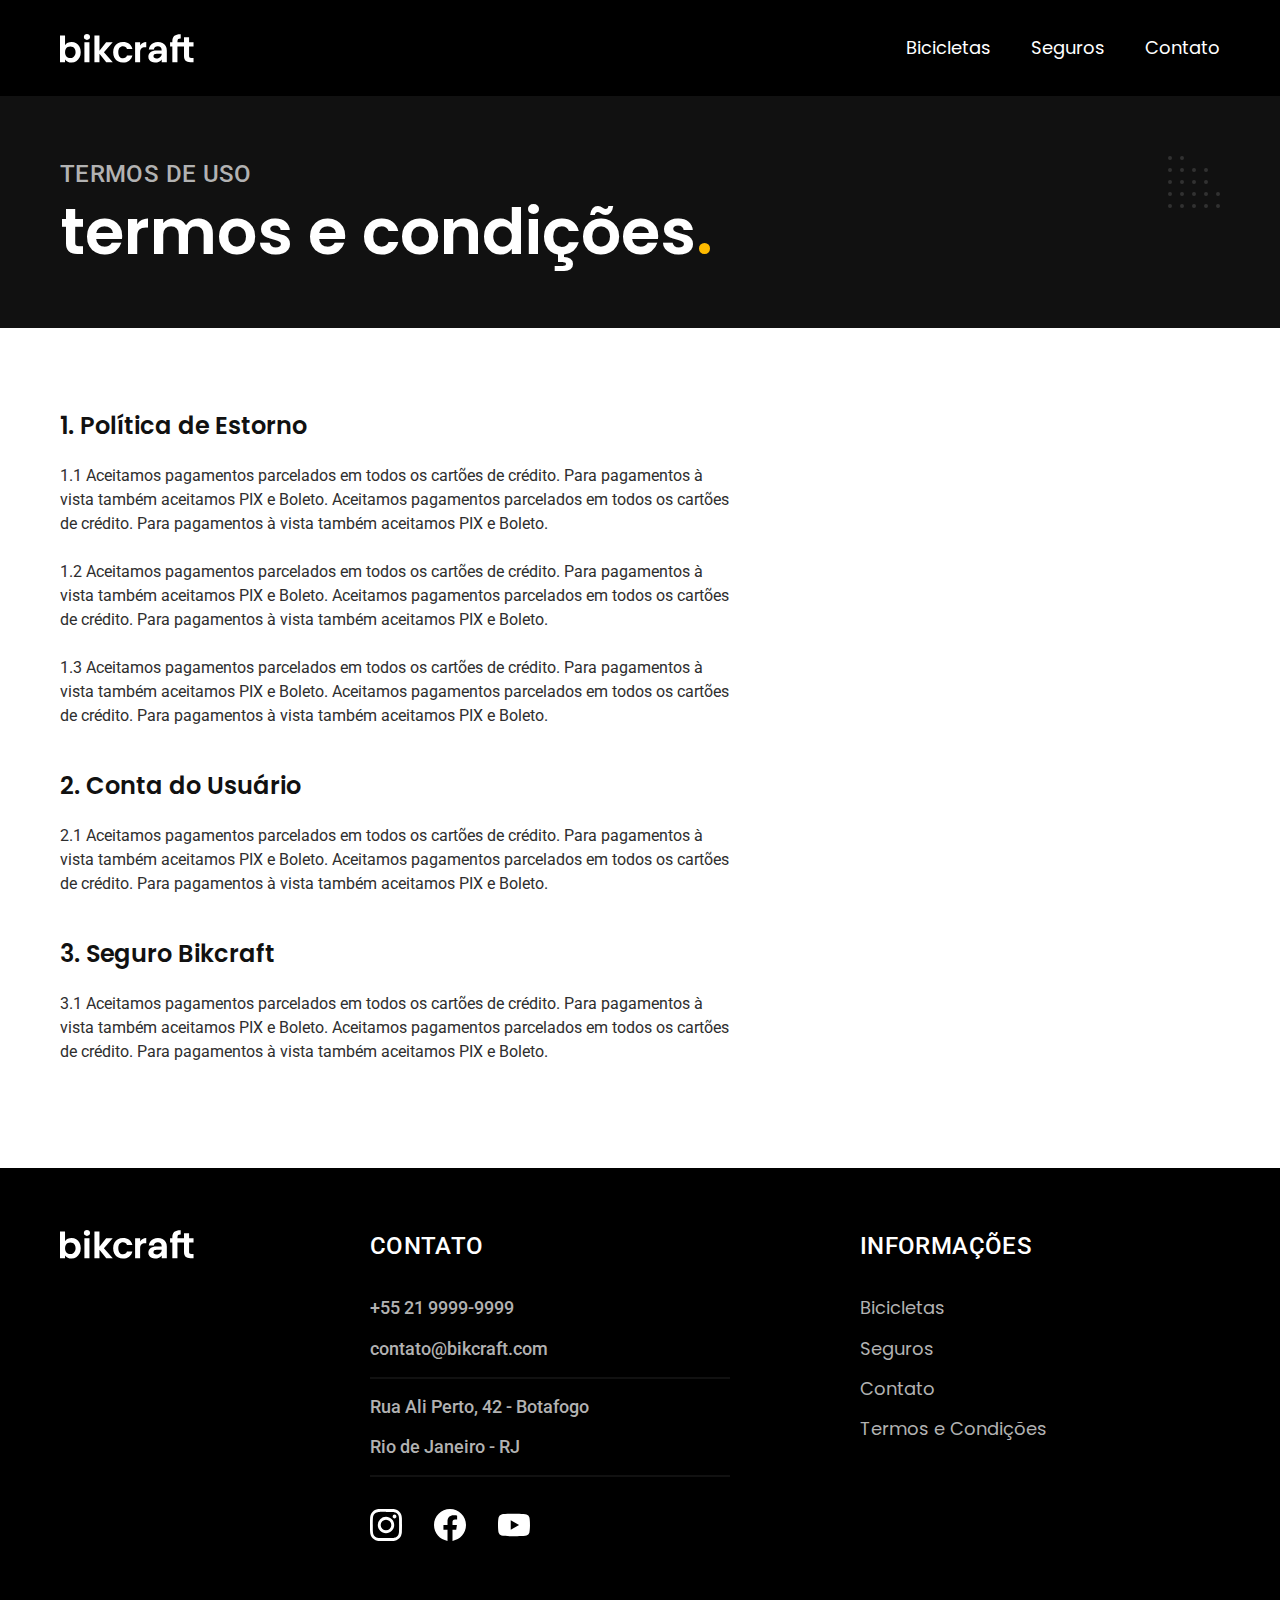
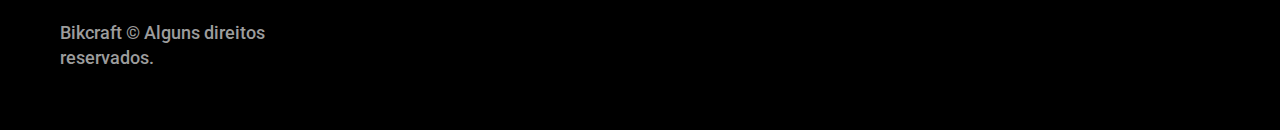
<file: termos.html>
<!DOCTYPE html>
<html lang="pt-br">

<head>
  <meta charset="UTF-8">
  <meta name="viewport" content="width=device-width, initial-scale=1.0">

  <title>Termos e Condições | Bikcraft</title>
  <meta name="description" content="Termos e condições.">
  <link rel="shortcut icon" href="favicon.svg" type="image/svg+xml">
  <link rel="preload" href="css/style.min.css" as="style">
  <link rel="stylesheet" href="css/style.min.css">

  <link rel="preconnect" href="https://fonts.googleapis.com">
  <link rel="preconnect" href="https://fonts.gstatic.com" crossorigin>
  <link href="https://fonts.googleapis.com/css2?family=Poppins:wght@400;600&family=Roboto:wght@400;500&display=swap"
    rel="stylesheet">
  <script>document.documentElement.classList.add('js');</script>
</head>

<body id="termos">
  <header class="header-bg">
    <div class="header container">
      <a href="./">
        <img src="./img/bikcraft.svg" width="136" height="32" alt="Bikcraft">
      </a>

      <nav aria-label="primaria">
        <ul class="header-menu font-1-m cor-0">
          <li><a href="./bicicletas.html">Bicicletas</a></li>
          <li><a href="./seguros.html">Seguros</a></li>
          <li><a href="./contato.html">Contato</a></li>
        </ul>
      </nav>
    </div>
  </header>

  <main>
    <div class="titulo-bg">
      <div class="titulo container">
        <p class="font-2-l-b cor-5">Termos de uso</p>
        <h1 class="font-1-xxl cor-0">termos e condições<span class="cor-p1">.</span></h1>
      </div>
    </div>

    <div class="termos font-2-s cor-10 container">
      <h2 class="font-1-l cor-11">1. Política de Estorno</h2>
      <p>1.1 Aceitamos pagamentos parcelados em todos os cartões de crédito. Para pagamentos à vista também aceitamos
        PIX e Boleto. Aceitamos pagamentos parcelados em todos os cartões de crédito. Para pagamentos à vista também
        aceitamos PIX e Boleto.</p>
      <p>1.2 Aceitamos pagamentos parcelados em todos os cartões de crédito. Para pagamentos à vista também aceitamos
        PIX e Boleto. Aceitamos pagamentos parcelados em todos os cartões de crédito. Para pagamentos à vista também
        aceitamos PIX e Boleto.</p>
      <p>1.3 Aceitamos pagamentos parcelados em todos os cartões de crédito. Para pagamentos à vista também aceitamos
        PIX e Boleto. Aceitamos pagamentos parcelados em todos os cartões de crédito. Para pagamentos à vista também
        aceitamos PIX e Boleto.</p>
      <h2 class="font-1-l cor-11">2. Conta do Usuário</h2>
      <p>2.1 Aceitamos pagamentos parcelados em todos os cartões de crédito. Para pagamentos à vista também aceitamos
        PIX e Boleto. Aceitamos pagamentos parcelados em todos os cartões de crédito. Para pagamentos à vista também
        aceitamos PIX e Boleto.</p>
      <h2 class="font-1-l cor-11">3. Seguro Bikcraft</h2>
      <p>3.1 Aceitamos pagamentos parcelados em todos os cartões de crédito. Para pagamentos à vista também aceitamos
        PIX e Boleto. Aceitamos pagamentos parcelados em todos os cartões de crédito. Para pagamentos à vista também
        aceitamos PIX e Boleto.</p>
    </div>
  </main>

  <footer class="footer-bg">
    <div class="footer container">
      <img src="./img/bikcraft.svg" width="136" height="32" alt="Bikcraft">
      <div class="footer-contato">
        <h3 class="font-2-l-b cor-0">Contato</h3>
        <ul class="font-2-m cor-5">
          <li><a href="tel:+552199999999">+55 21 9999-9999</a></li>
          <li><a href="mailto:contato@bikcraft.com">contato@bikcraft.com</a></li>
          <li>Rua Ali Perto, 42 - Botafogo</li>
          <li>Rio de Janeiro - RJ</li>
        </ul>
        <div class="footer-redes">
          <a href="./">
            <img src="./img/redes/instagram.svg" width="32" height="32" alt="Instagram">
          </a>
          <a href="./">
            <img src="./img/redes/facebook.svg" width="32" height="32" alt="Facebook">
          </a>
          <a href="./">
            <img src="./img/redes/youtube.svg" width="32" height="32" alt="Youtube">
          </a>
        </div>
      </div>
      <div class="footer-informacoes">
        <h3 class="font-2-l-b cor-0">Informações</h3>
        <nav>
          <ul class="font-1-m cor-5">
            <li><a href="./bicicletas.html">Bicicletas</a></li>
            <li><a href="./seguros.html">Seguros</a></li>
            <li><a href="./contato.html">Contato</a></li>
            <li><a href="./termos.html">Termos e Condições</a></li>
          </ul>
        </nav>
      </div>
      <p class="footer-copy font-2-m cor-6">Bikcraft © Alguns direitos reservados.</p>
    </div>
  </footer>
  <script src="./js/script.js"></script>
</body>

</html>
</file>
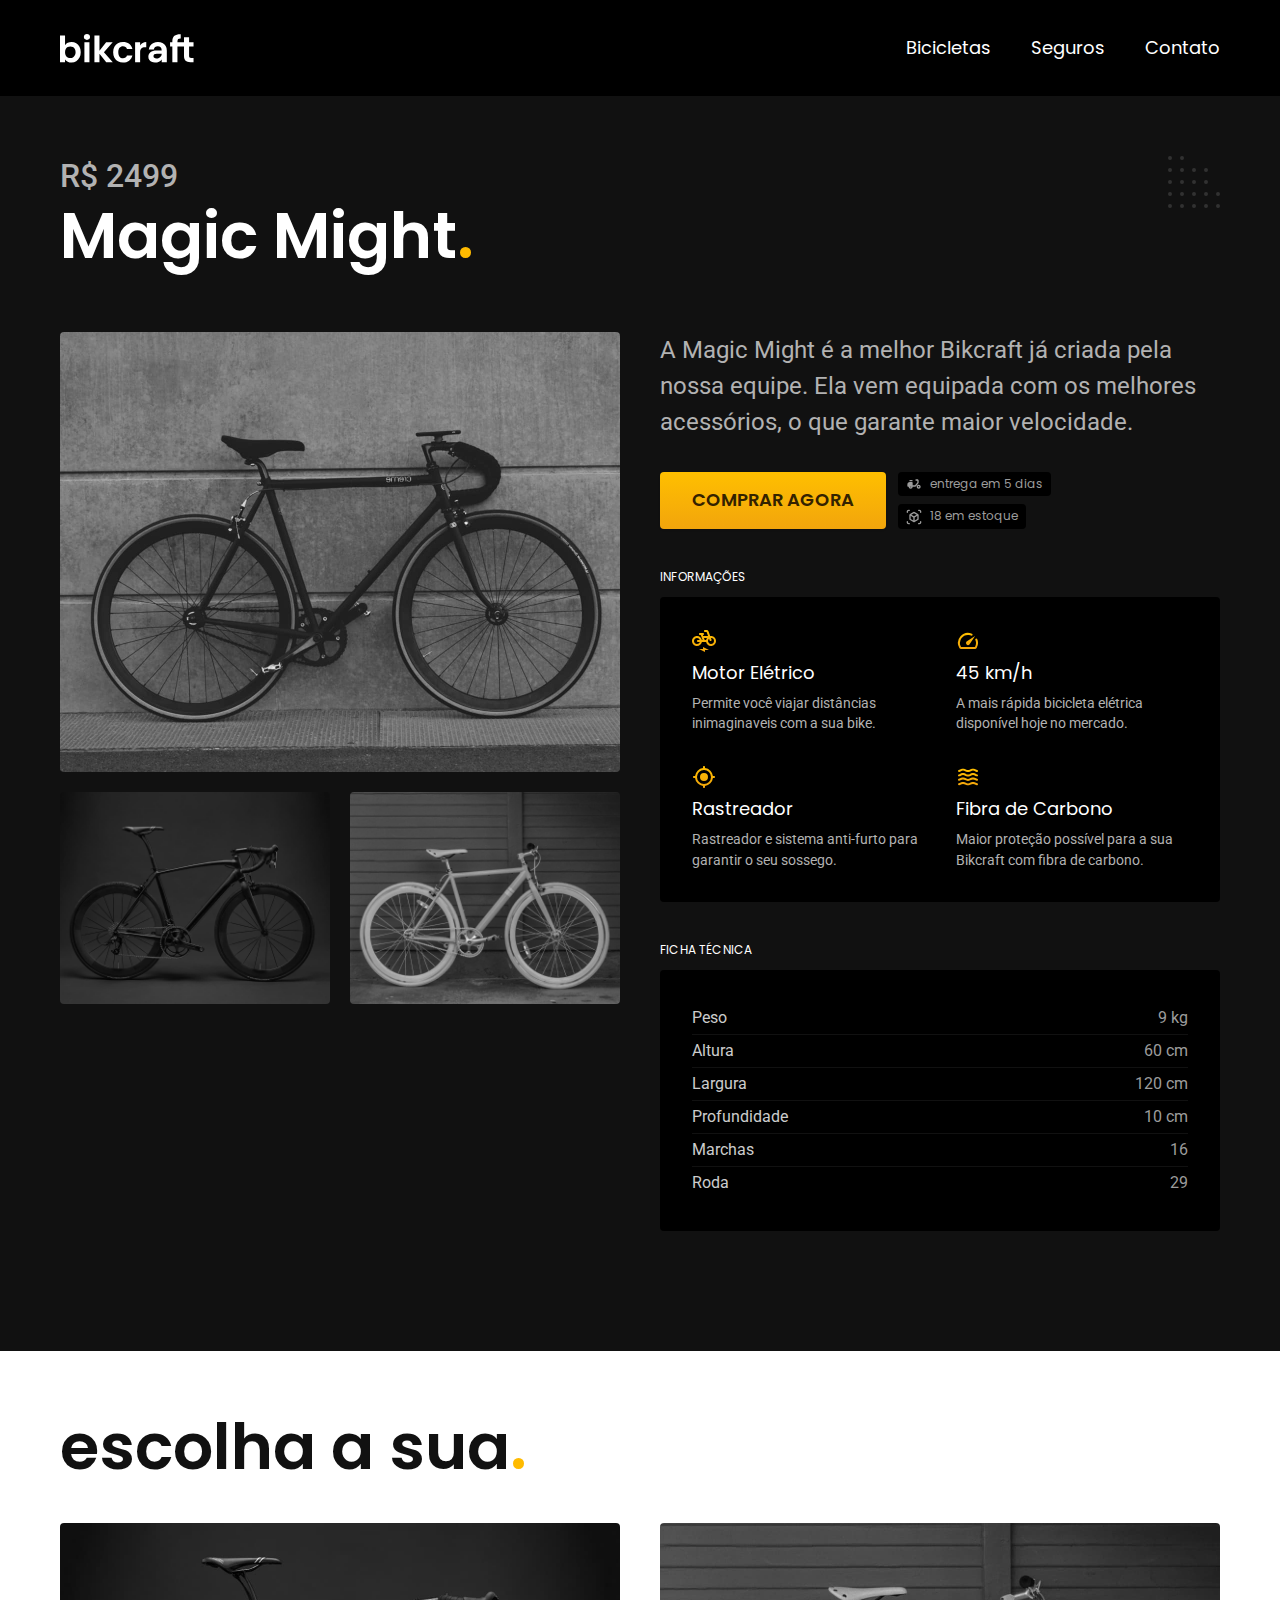
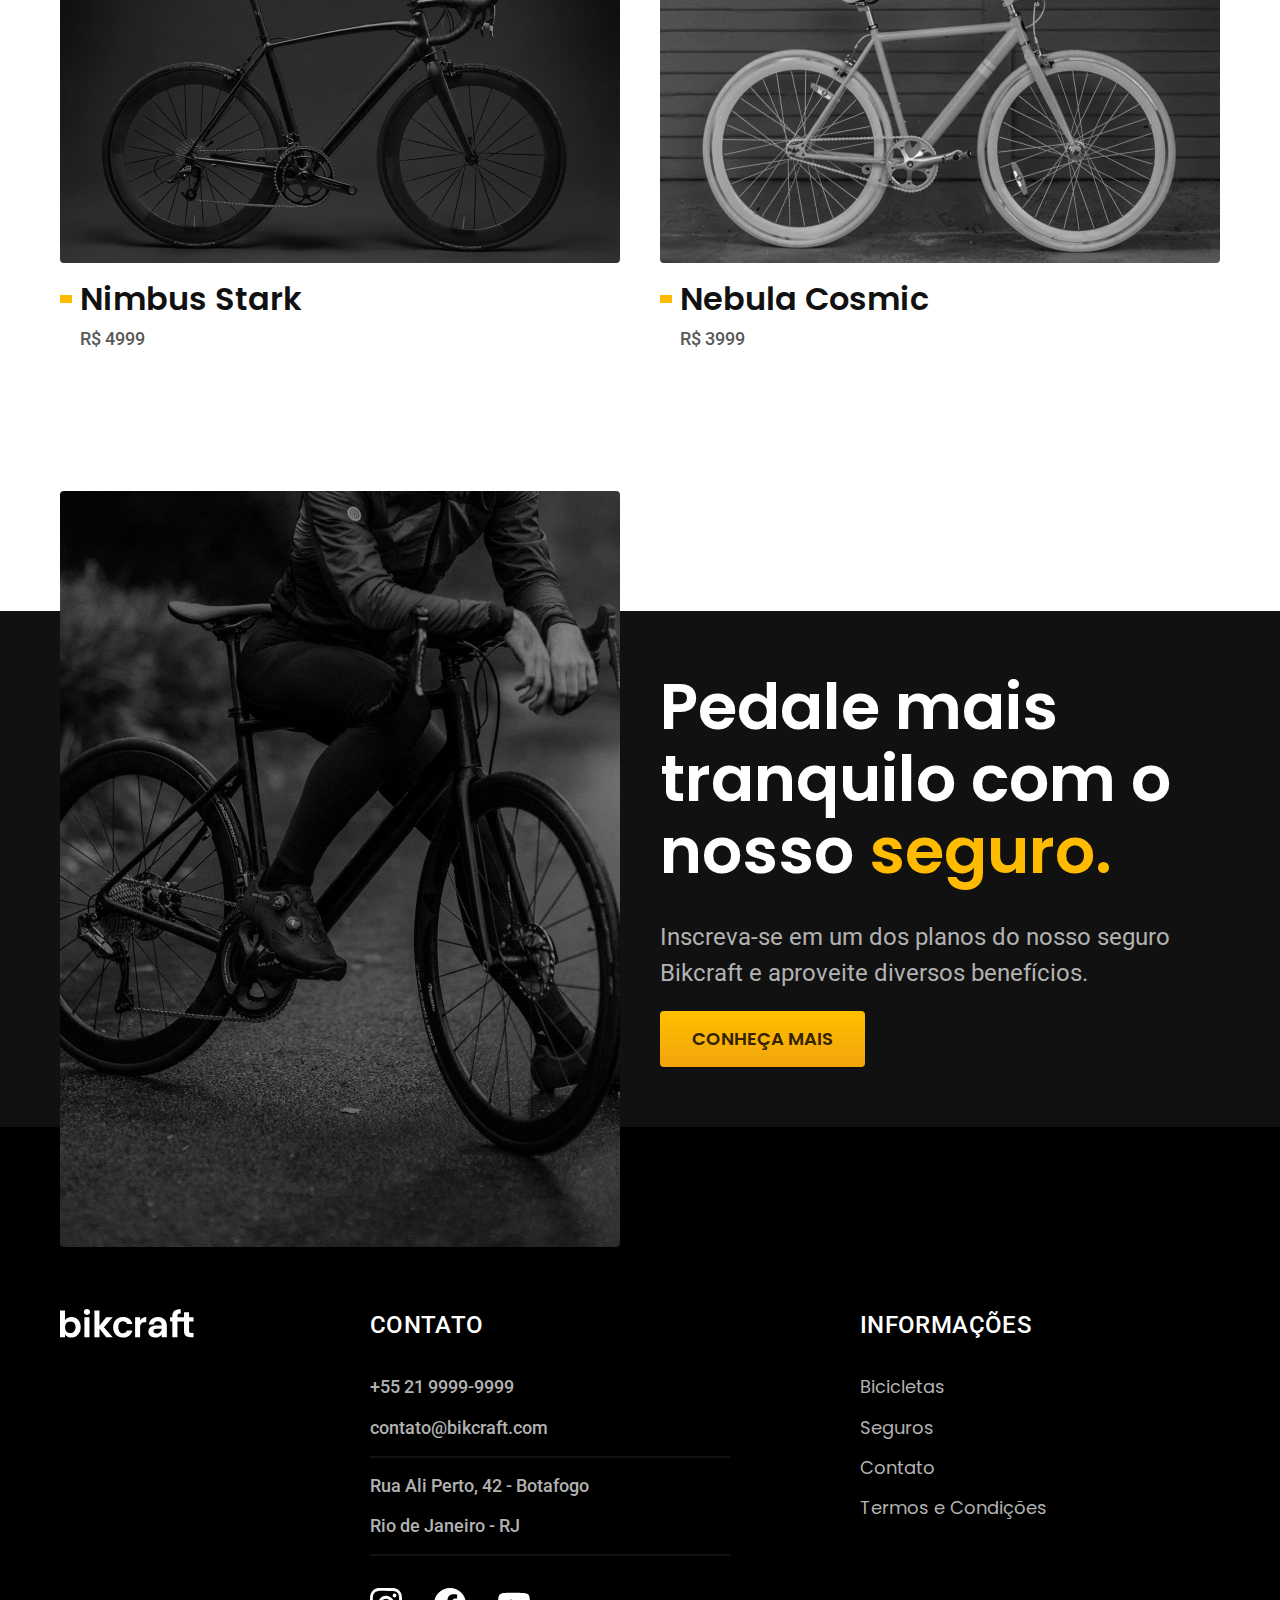
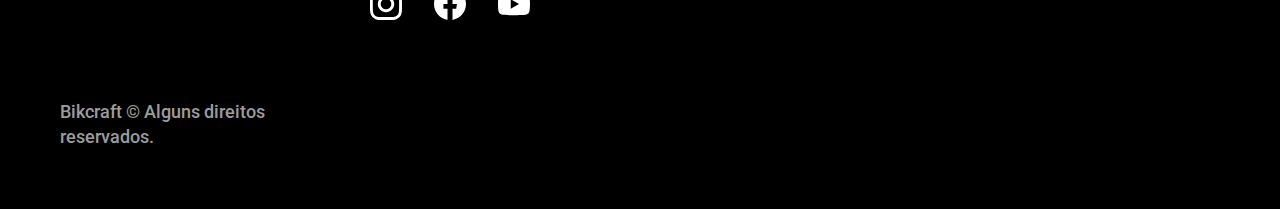
<file: bicicletas/magic.html>
<!DOCTYPE html>
<html lang="pt-br">

<head>
  <meta charset="UTF-8">
  <meta name="viewport" content="width=device-width, initial-scale=1.0">

  <title>Magic | Bikcraft</title>
  <meta name="description" content="Termos e condições.">
  <link rel="shortcut icon" href="../favicon.svg" type="image/svg+xml">
  <link rel="stylesheet" href="../css/style.min.css">

  <link rel="preconnect" href="https://fonts.googleapis.com">
  <link rel="preconnect" href="https://fonts.gstatic.com" crossorigin>
  <link href="https://fonts.googleapis.com/css2?family=Poppins:wght@400;600&family=Roboto:wght@400;500&display=swap"
    rel="stylesheet">
  <script>document.documentElement.classList.add('js');</script>
</head>

<body id="bicicleta">
  <header class="header-bg">
    <div class="header container">
      <a href="../">
        <img src="../img/bikcraft.svg" alt="Bikcraft">
      </a>

      <nav aria-label="primaria">
        <ul class="header-menu font-1-m cor-0">
          <li><a href="../bicicletas.html">Bicicletas</a></li>
          <li><a href="../seguros.html">Seguros</a></li>
          <li><a href="../contato.html">Contato</a></li>
        </ul>
      </nav>
    </div>
  </header>

  <main class="titulo-bg">
    <div>
      <div class="titulo container">
        <p class="font-2-xl cor-5">R$ 2499</p>
        <h1 class="font-1-xxl cor-0">Magic Might<span class="cor-p1">.</span></h1>
      </div>
    </div>
    <div class="bicicleta container">
      <div class="bicicleta-imagens">
        <img src="../img/bicicleta/nimbus2.jpg" alt="">
        <img src="../img/bicicleta/nimbus1.jpg" alt="">
        <img src="../img/bicicleta/nimbus3.jpg" alt="">
      </div>
      <div class="bicicleta-conteudo">
        <p class="font-2-l cor-5">A Magic Might é a melhor Bikcraft já criada pela nossa equipe. Ela vem equipada com os
          melhores acessórios, o que garante maior velocidade.</p>
        <div class="bicicleta-comprar">
          <a class="botao" href="../orcamento.html?tipo=bikcraft&produto=magic">Comprar Agora</a>
          <span class="font-1-xs cor-6"><img src="../img/icones/entrega.svg" alt=""> entrega em 5 dias</span>
          <span class="font-1-xs cor-6"><img src="../img/icones/estoque.svg" alt=""> 18 em estoque</span>
        </div>

        <h2 class="font-1-xs cor-0">Informações</h2>
        <ul class="bicicleta-informacoes">
          <li>
            <img src="../img/icones/eletrica.svg" alt="">
            <h3 class="font-1-m cor-0">Motor Elétrico</h3>
            <p class="font-2-xs cor-5">Permite você viajar distâncias inimaginaveis com a sua bike.</p>
          </li>
          <li>
            <img src="../img/icones/velocidade.svg" alt="">
            <h3 class="font-1-m cor-0">45 km/h</h3>
            <p class="font-2-xs cor-5">A mais rápida bicicleta elétrica disponível hoje no mercado.</p>
          </li>
          <li>
            <img src="../img/icones/rastreador.svg" alt="">
            <h3 class="font-1-m cor-0">Rastreador</h3>
            <p class="font-2-xs cor-5">Rastreador e sistema anti-furto para garantir o seu sossego.</p>
          </li>
          <li>
            <img src="../img/icones/carbono.svg" alt="">
            <h3 class="font-1-m cor-0">Fibra de Carbono</h3>
            <p class="font-2-xs cor-5">Maior proteção possível para a sua Bikcraft com fibra de carbono.</p>
          </li>
        </ul>
        <h2 class="font-1-xs cor-0">Ficha Técnica</h2>
        <ul class="bicicleta-ficha font-2-s cor-4">
          <li>Peso <span>9 kg</span></li>
          <li>Altura <span>60 cm</span></li>
          <li>Largura <span>120 cm</span></li>
          <li>Profundidade <span>10 cm</span></li>
          <li>Marchas <span>16</span></li>
          <li>Roda <span>29</span></li>
        </ul>
      </div>
    </div>
  </main>

  <article class="bicicletas-lista container">
    <h2 class=" font-1-xxl">escolha a sua<span class="cor-p1">.</span></h2>

    <ul>
      <li>
        <a href="../bicicletas/nimbus.html">
          <img src="../img/bicicletas/nimbus.jpg" alt="Bicicleta preta">
          <h3 class="font-1-xl">Nimbus Stark</h3>
          <span class="font-2-m cor-8">R$ 4999</span>
        </a>
      </li>

      <li>
        <a href="../bicicletas/nebula.html">
          <img src="../img/bicicletas/nebula.jpg" alt="Bicicleta preta">
          <h3 class="font-1-xl">Nebula Cosmic</h3>
          <span class="font-2-m cor-8">R$ 3999</span>
        </a>
      </li>
    </ul>
  </article>

  <article class="seguro-bg">
    <div class="seguro container">
      <div class="seguro-imagem">
        <img src="../img/fotos/seguros.jpg" alt="Pessoa parada em cima de uma bicicleta.">
      </div>
      <div class="seguro-conteudo">
        <h2 class="font-1-xxl cor-0">Pedale mais tranquilo com o nosso <span class="cor-p1">seguro.</span></h2>
        <p class="font-2-l cor-5">Inscreva-se em um dos planos do nosso seguro Bikcraft e aproveite diversos benefícios.
        </p>
        <a class="botao" href="../seguros.html">Conheça Mais</a>
      </div>
    </div>
  </article>

  <footer class="footer-bg">
    <div class="footer container">
      <img src="../img/bikcraft.svg" alt="Bikcraft">
      <div class="footer-contato">
        <h3 class="font-2-l-b cor-0">Contato</h3>
        <ul class="font-2-m cor-5">
          <li><a href="tel:+552199999999">+55 21 9999-9999</a></li>
          <li><a href="mailto:contato@bikcraft.com">contato@bikcraft.com</a></li>
          <li>Rua Ali Perto, 42 - Botafogo</li>
          <li>Rio de Janeiro - RJ</li>
        </ul>
        <div class="footer-redes">
          <a href="../">
            <img src="../img/redes/instagram.svg" alt="Instagram">
          </a>
          <a href="./">
            <img src="../img/redes/facebook.svg" alt="Facebook">
          </a>
          <a href="./">
            <img src="../img/redes/youtube.svg" alt="Youtube">
          </a>
        </div>
      </div>
      <div class="footer-informacoes">
        <h3 class="font-2-l-b cor-0">Informações</h3>
        <nav>
          <ul class="font-1-m cor-5">
            <li><a href="../bicicletas.html">Bicicletas</a></li>
            <li><a href="../seguros.html">Seguros</a></li>
            <li><a href="../contato.html">Contato</a></li>
            <li><a href="../termos.html">Termos e Condições</a></li>
          </ul>
        </nav>
      </div>
      <p class="footer-copy font-2-m cor-6">Bikcraft © Alguns direitos reservados.</p>
    </div>
  </footer>
  <script src="../js/script.js"></script>
</body>

</html>
</file>
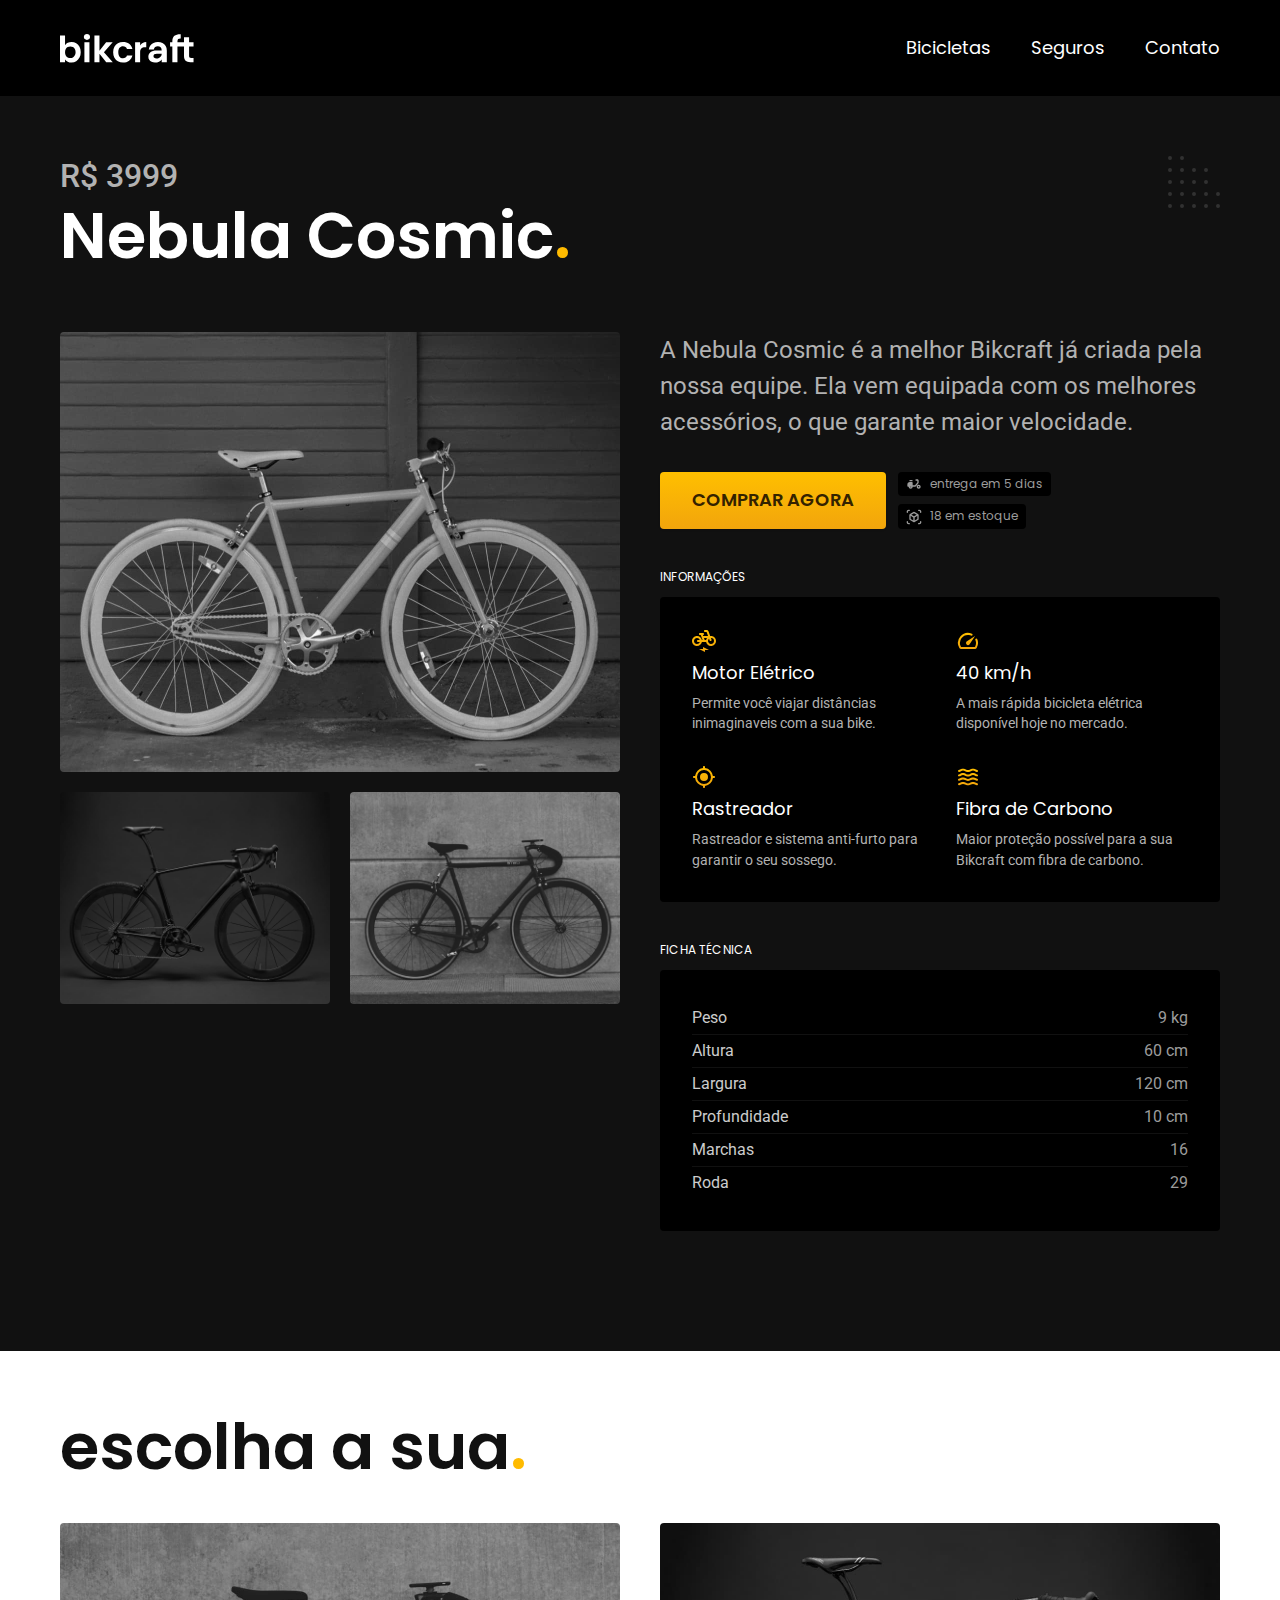
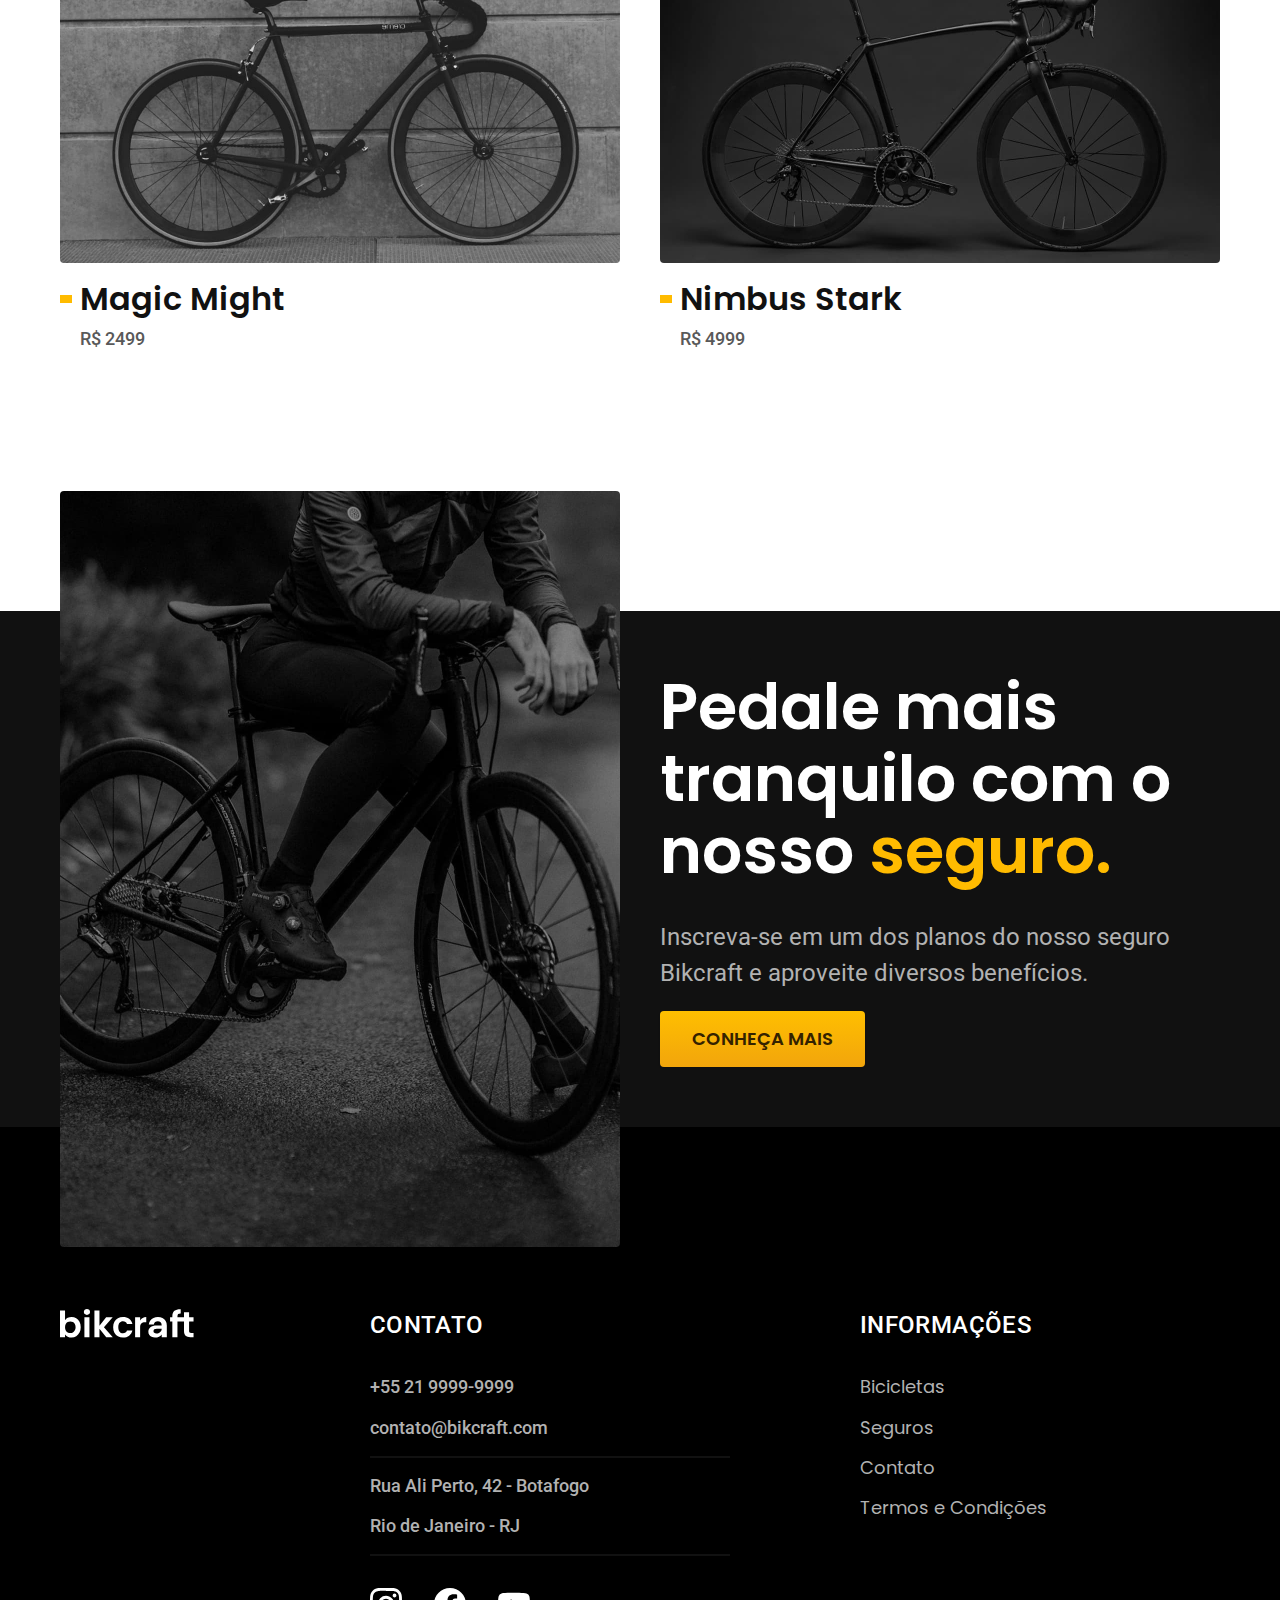
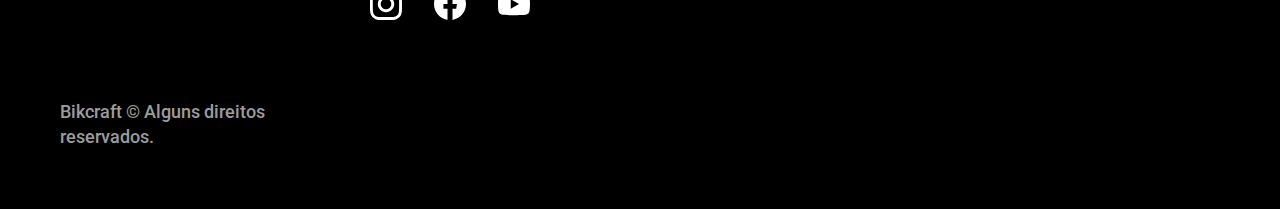
<file: bicicletas/nebula.html>
<!DOCTYPE html>
<html lang="pt-br">

<head>
  <meta charset="UTF-8">
  <meta name="viewport" content="width=device-width, initial-scale=1.0">

  <title>Nebula | Bikcraft</title>
  <meta name="description" content="Termos e condições.">
  <link rel="shortcut icon" href="../favicon.svg" type="image/svg+xml">
  <link rel="stylesheet" href="../css/style.min.css">

  <link rel="preconnect" href="https://fonts.googleapis.com">
  <link rel="preconnect" href="https://fonts.gstatic.com" crossorigin>
  <link href="https://fonts.googleapis.com/css2?family=Poppins:wght@400;600&family=Roboto:wght@400;500&display=swap"
    rel="stylesheet">
  <script>document.documentElement.classList.add('js');</script>
</head>

<body id="bicicleta">
  <header class="header-bg">
    <div class="header container">
      <a href="../">
        <img src="../img/bikcraft.svg" alt="Bikcraft">
      </a>

      <nav aria-label="primaria">
        <ul class="header-menu font-1-m cor-0">
          <li><a href="../bicicletas.html">Bicicletas</a></li>
          <li><a href="../seguros.html">Seguros</a></li>
          <li><a href="../contato.html">Contato</a></li>
        </ul>
      </nav>
    </div>
  </header>

  <main class="titulo-bg">
    <div>
      <div class="titulo container">
        <p class="font-2-xl cor-5">R$ 3999</p>
        <h1 class="font-1-xxl cor-0">Nebula Cosmic<span class="cor-p1">.</span></h1>
      </div>
    </div>
    <div class="bicicleta container">
      <div class="bicicleta-imagens">
        <img src="../img/bicicleta/nimbus3.jpg" alt="">
        <img src="../img/bicicleta/nimbus1.jpg" alt="">
        <img src="../img/bicicleta/nimbus2.jpg" alt="">
      </div>
      <div class="bicicleta-conteudo">
        <p class="font-2-l cor-5">A Nebula Cosmic é a melhor Bikcraft já criada pela nossa equipe. Ela vem equipada com
          os melhores acessórios, o que garante maior velocidade.</p>
        <div class="bicicleta-comprar">
          <a class="botao" href="../orcamento.html?tipo=bikcraft&produto=nebula">Comprar Agora</a>
          <span class="font-1-xs cor-6"><img src="../img/icones/entrega.svg" alt=""> entrega em 5 dias</span>
          <span class="font-1-xs cor-6"><img src="../img/icones/estoque.svg" alt=""> 18 em estoque</span>
        </div>

        <h2 class="font-1-xs cor-0">Informações</h2>
        <ul class="bicicleta-informacoes">
          <li>
            <img src="../img/icones/eletrica.svg" alt="">
            <h3 class="font-1-m cor-0">Motor Elétrico</h3>
            <p class="font-2-xs cor-5">Permite você viajar distâncias inimaginaveis com a sua bike.</p>
          </li>
          <li>
            <img src="../img/icones/velocidade.svg" alt="">
            <h3 class="font-1-m cor-0">40 km/h</h3>
            <p class="font-2-xs cor-5">A mais rápida bicicleta elétrica disponível hoje no mercado.</p>
          </li>
          <li>
            <img src="../img/icones/rastreador.svg" alt="">
            <h3 class="font-1-m cor-0">Rastreador</h3>
            <p class="font-2-xs cor-5">Rastreador e sistema anti-furto para garantir o seu sossego.</p>
          </li>
          <li>
            <img src="../img/icones/carbono.svg" alt="">
            <h3 class="font-1-m cor-0">Fibra de Carbono</h3>
            <p class="font-2-xs cor-5">Maior proteção possível para a sua Bikcraft com fibra de carbono.</p>
          </li>
        </ul>
        <h2 class="font-1-xs cor-0">Ficha Técnica</h2>
        <ul class="bicicleta-ficha font-2-s cor-4">
          <li>Peso <span>9 kg</span></li>
          <li>Altura <span>60 cm</span></li>
          <li>Largura <span>120 cm</span></li>
          <li>Profundidade <span>10 cm</span></li>
          <li>Marchas <span>16</span></li>
          <li>Roda <span>29</span></li>
        </ul>
      </div>
    </div>
  </main>

  <article class="bicicletas-lista container">
    <h2 class=" font-1-xxl">escolha a sua<span class="cor-p1">.</span></h2>

    <ul>
      <li>
        <a href="../bicicletas/nimbus.html">
          <img src="../img/bicicletas/magic.jpg" alt="Bicicleta preta">
          <h3 class="font-1-xl">Magic Might</h3>
          <span class="font-2-m cor-8">R$ 2499</span>
        </a>
      </li>

      <li>
        <a href="../bicicletas/nebula.html">
          <img src="../img/bicicletas/nimbus.jpg" alt="Bicicleta preta">
          <h3 class="font-1-xl">Nimbus Stark</h3>
          <span class="font-2-m cor-8">R$ 4999</span>
        </a>
      </li>
    </ul>
  </article>

  <article class="seguro-bg">
    <div class="seguro container">
      <div class="seguro-imagem">
        <img src="../img/fotos/seguros.jpg" alt="Pessoa parada em cima de uma bicicleta.">
      </div>
      <div class="seguro-conteudo">
        <h2 class="font-1-xxl cor-0">Pedale mais tranquilo com o nosso <span class="cor-p1">seguro.</span></h2>
        <p class="font-2-l cor-5">Inscreva-se em um dos planos do nosso seguro Bikcraft e aproveite diversos benefícios.
        </p>
        <a class="botao" href="../seguros.html">Conheça Mais</a>
      </div>
    </div>
  </article>

  <footer class="footer-bg">
    <div class="footer container">
      <img src="../img/bikcraft.svg" alt="Bikcraft">
      <div class="footer-contato">
        <h3 class="font-2-l-b cor-0">Contato</h3>
        <ul class="font-2-m cor-5">
          <li><a href="tel:+552199999999">+55 21 9999-9999</a></li>
          <li><a href="mailto:contato@bikcraft.com">contato@bikcraft.com</a></li>
          <li>Rua Ali Perto, 42 - Botafogo</li>
          <li>Rio de Janeiro - RJ</li>
        </ul>
        <div class="footer-redes">
          <a href="../">
            <img src="../img/redes/instagram.svg" alt="Instagram">
          </a>
          <a href="./">
            <img src="../img/redes/facebook.svg" alt="Facebook">
          </a>
          <a href="./">
            <img src="../img/redes/youtube.svg" alt="Youtube">
          </a>
        </div>
      </div>
      <div class="footer-informacoes">
        <h3 class="font-2-l-b cor-0">Informações</h3>
        <nav>
          <ul class="font-1-m cor-5">
            <li><a href="../bicicletas.html">Bicicletas</a></li>
            <li><a href="../seguros.html">Seguros</a></li>
            <li><a href="../contato.html">Contato</a></li>
            <li><a href="../termos.html">Termos e Condições</a></li>
          </ul>
        </nav>
      </div>
      <p class="footer-copy font-2-m cor-6">Bikcraft © Alguns direitos reservados.</p>
    </div>
  </footer>
  <script src="../js/script.js"></script>
</body>

</html>
</file>
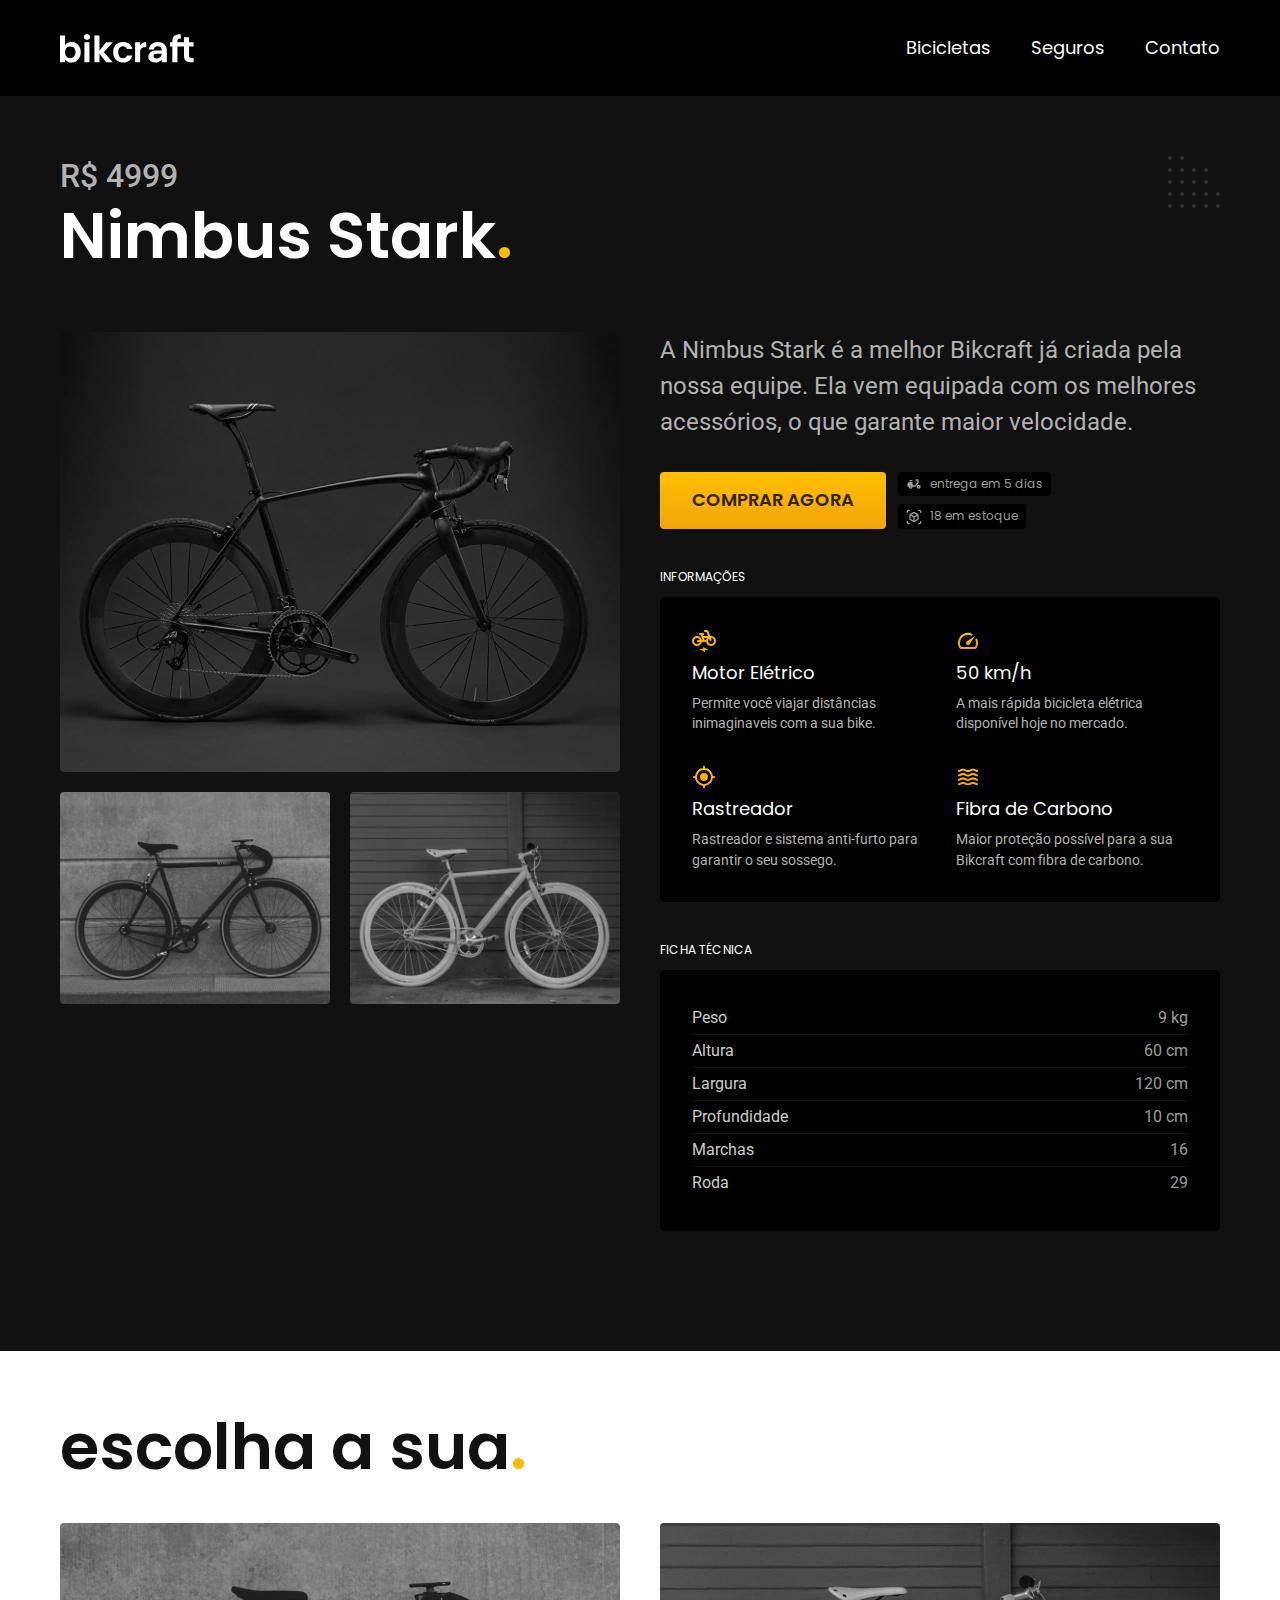
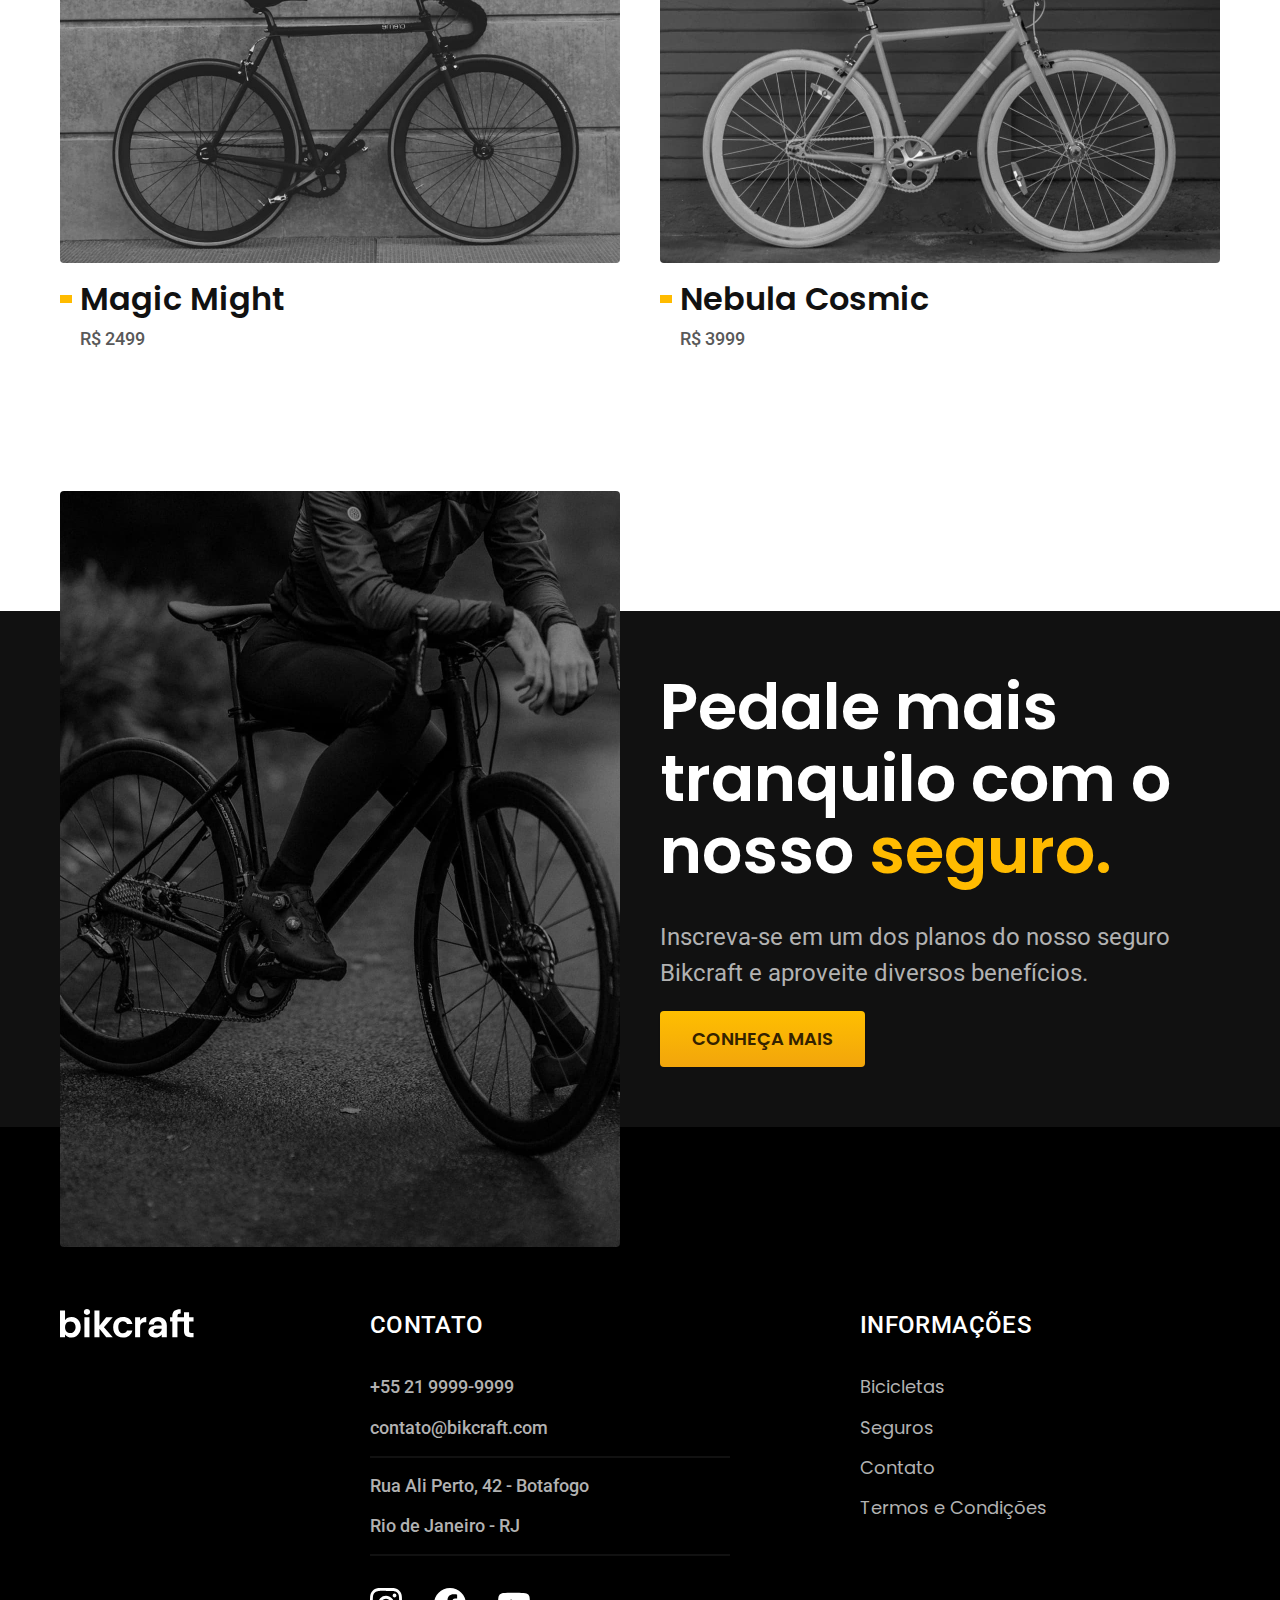
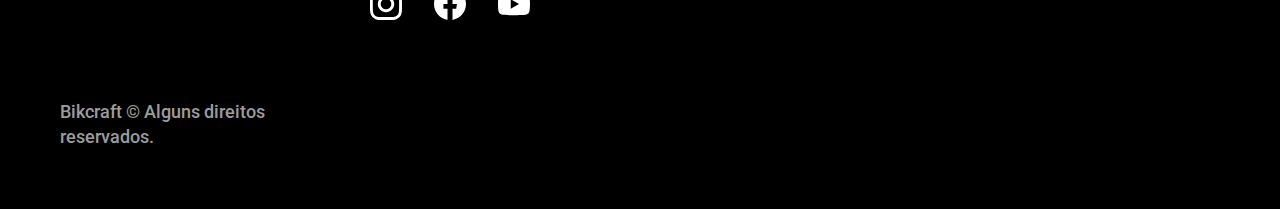
<file: bicicletas/nimbus.html>
<!DOCTYPE html>
<html lang="pt-br">

<head>
  <meta charset="UTF-8">
  <meta name="viewport" content="width=device-width, initial-scale=1.0">

  <title>Nimbus | Bikcraft</title>
  <meta name="description" content="Termos e condições.">
  <link rel="shortcut icon" href="../favicon.svg" type="image/svg+xml">
  <link rel="stylesheet" href="../css/style.min.css">

  <link rel="preconnect" href="https://fonts.googleapis.com">
  <link rel="preconnect" href="https://fonts.gstatic.com" crossorigin>
  <link href="https://fonts.googleapis.com/css2?family=Poppins:wght@400;600&family=Roboto:wght@400;500&display=swap"
    rel="stylesheet">
  <script>document.documentElement.classList.add('js');</script>
</head>

<body id="bicicleta">
  <header class="header-bg">
    <div class="header container">
      <a href="../">
        <img src="../img/bikcraft.svg" alt="Bikcraft">
      </a>

      <nav aria-label="primaria">
        <ul class="header-menu font-1-m cor-0">
          <li><a href="../bicicletas.html">Bicicletas</a></li>
          <li><a href="../seguros.html">Seguros</a></li>
          <li><a href="../contato.html">Contato</a></li>
        </ul>
      </nav>
    </div>
  </header>

  <main class="titulo-bg">
    <div>
      <div class="titulo container">
        <p class="font-2-xl cor-5">R$ 4999</p>
        <h1 class="font-1-xxl cor-0">Nimbus Stark<span class="cor-p1">.</span></h1>
      </div>
    </div>
    <div class="bicicleta container">
      <div class="bicicleta-imagens">
        <img src="../img/bicicleta/nimbus1.jpg" alt="">
        <img src="../img/bicicleta/nimbus2.jpg" alt="">
        <img src="../img/bicicleta/nimbus3.jpg" alt="">
      </div>
      <div class="bicicleta-conteudo">
        <p class="font-2-l cor-5">A Nimbus Stark é a melhor Bikcraft já criada pela nossa equipe. Ela vem equipada com
          os melhores acessórios, o que garante maior velocidade.</p>
        <div class="bicicleta-comprar">
          <a class="botao" href="../orcamento.html?tipo=bikcraft&produto=nimbus">Comprar Agora</a>
          <span class="font-1-xs cor-6"><img src="../img/icones/entrega.svg" alt=""> entrega em 5 dias</span>
          <span class="font-1-xs cor-6"><img src="../img/icones/estoque.svg" alt=""> 18 em estoque</span>
        </div>

        <h2 class="font-1-xs cor-0">Informações</h2>
        <ul class="bicicleta-informacoes">
          <li>
            <img src="../img/icones/eletrica.svg" alt="">
            <h3 class="font-1-m cor-0">Motor Elétrico</h3>
            <p class="font-2-xs cor-5">Permite você viajar distâncias inimaginaveis com a sua bike.</p>
          </li>
          <li>
            <img src="../img/icones/velocidade.svg" alt="">
            <h3 class="font-1-m cor-0">50 km/h</h3>
            <p class="font-2-xs cor-5">A mais rápida bicicleta elétrica disponível hoje no mercado.</p>
          </li>
          <li>
            <img src="../img/icones/rastreador.svg" alt="">
            <h3 class="font-1-m cor-0">Rastreador</h3>
            <p class="font-2-xs cor-5">Rastreador e sistema anti-furto para garantir o seu sossego.</p>
          </li>
          <li>
            <img src="../img/icones/carbono.svg" alt="">
            <h3 class="font-1-m cor-0">Fibra de Carbono</h3>
            <p class="font-2-xs cor-5">Maior proteção possível para a sua Bikcraft com fibra de carbono.</p>
          </li>
        </ul>
        <h2 class="font-1-xs cor-0">Ficha Técnica</h2>
        <ul class="bicicleta-ficha font-2-s cor-4">
          <li>Peso <span>9 kg</span></li>
          <li>Altura <span>60 cm</span></li>
          <li>Largura <span>120 cm</span></li>
          <li>Profundidade <span>10 cm</span></li>
          <li>Marchas <span>16</span></li>
          <li>Roda <span>29</span></li>
        </ul>
      </div>
    </div>
  </main>

  <article class="bicicletas-lista container">
    <h2 class=" font-1-xxl">escolha a sua<span class="cor-p1">.</span></h2>

    <ul>
      <li>
        <a href="../bicicletas/magic.html">
          <img src="../img/bicicletas/magic.jpg" alt="Bicicleta preta">
          <h3 class="font-1-xl">Magic Might</h3>
          <span class="font-2-m cor-8">R$ 2499</span>
        </a>
      </li>

      <li>
        <a href="../bicicletas/nebula.html">
          <img src="../img/bicicletas/nebula.jpg" alt="Bicicleta preta">
          <h3 class="font-1-xl">Nebula Cosmic</h3>
          <span class="font-2-m cor-8">R$ 3999</span>
        </a>
      </li>
    </ul>
  </article>

  <article class="seguro-bg">
    <div class="seguro container">
      <div class="seguro-imagem">
        <img src="../img/fotos/seguros.jpg" alt="Pessoa parada em cima de uma bicicleta.">
      </div>
      <div class="seguro-conteudo">
        <h2 class="font-1-xxl cor-0">Pedale mais tranquilo com o nosso <span class="cor-p1">seguro.</span></h2>
        <p class="font-2-l cor-5">Inscreva-se em um dos planos do nosso seguro Bikcraft e aproveite diversos benefícios.
        </p>
        <a class="botao" href="../seguros.html">Conheça Mais</a>
      </div>
    </div>
  </article>

  <footer class="footer-bg">
    <div class="footer container">
      <img src="../img/bikcraft.svg" alt="Bikcraft">
      <div class="footer-contato">
        <h3 class="font-2-l-b cor-0">Contato</h3>
        <ul class="font-2-m cor-5">
          <li><a href="tel:+552199999999">+55 21 9999-9999</a></li>
          <li><a href="mailto:contato@bikcraft.com">contato@bikcraft.com</a></li>
          <li>Rua Ali Perto, 42 - Botafogo</li>
          <li>Rio de Janeiro - RJ</li>
        </ul>
        <div class="footer-redes">
          <a href="../">
            <img src="../img/redes/instagram.svg" alt="Instagram">
          </a>
          <a href="./">
            <img src="../img/redes/facebook.svg" alt="Facebook">
          </a>
          <a href="./">
            <img src="../img/redes/youtube.svg" alt="Youtube">
          </a>
        </div>
      </div>
      <div class="footer-informacoes">
        <h3 class="font-2-l-b cor-0">Informações</h3>
        <nav>
          <ul class="font-1-m cor-5">
            <li><a href="../bicicletas.html">Bicicletas</a></li>
            <li><a href="../seguros.html">Seguros</a></li>
            <li><a href="../contato.html">Contato</a></li>
            <li><a href="../termos.html">Termos e Condições</a></li>
          </ul>
        </nav>
      </div>
      <p class="footer-copy font-2-m cor-6">Bikcraft © Alguns direitos reservados.</p>
    </div>
  </footer>
  <script src="../js/script.js"></script>
</body>

</html>
</file>
<file: css/style.min.css>
body{margin:0;font-family:Arial,Helvetica,sans-serif;color:#111}blockquote,dd,h1,h2,h3,h4,p,ul{margin:0}ul{padding:0;list-style:none}a{text-decoration:none;color:inherit}img{max-width:100%;height:auto;display:block}img[src$='.jpg']{border-radius:4px}.font-1-xs{font:400 0.75rem/1.35 Poppins,sans-serif}.font-2-xs{font:400 0.875rem/1.43 Roboto,sans-serif}.font-1-s{font:400 1rem/1.5 Poppins,sans-serif}.font-2-s{font:400 1rem/1.5 Roboto,sans-serif}.font-1-m,.font-1-m-b{font:400 1.125rem/1.35 Poppins,sans-serif}.font-1-m-b{font-weight:600}.font-2-m{font:500 1.125rem/1.35 Roboto,sans-serif}.font-1-l{font:400 1.5rem/1.5 Poppins,sans-serif}.font-2-l,.font-2-l-b{font:400 1.5rem/1.5 Roboto,sans-serif}.font-2-l-b{font-weight:500;letter-spacing:.015em;text-transform:uppercase}.font-1-xl{font:600 2rem/1.25 Poppins,sans-serif}.font-2-xl{font:500 2rem/1.25 Roboto,sans-serif}.font-1-xxl{font:600 4rem/1.125 Poppins,sans-serif}@media (max-width:1200px){.font-1-xxl{font-size:3rem}.font-2-l,.font-2-l-b{font-size:1.125rem}}@media (max-width:800px){.font-1-xxl{font-size:2rem}.font-1-xl,.font-2-xl{font-size:1.5rem}}:root{--cor-0:#FFFFFF;--cor-1:#F7F7F7;--cor-2:#EDEDED;--cor-3:#DEDEDE;--cor-4:#CCCCCC;--cor-5:#B2B2B2;--cor-6:#9C9C9C;--cor-7:#717171;--cor-8:#595959;--cor-9:#404040;--cor-10:#2E2E2E;--cor-11:#111111;--cor-12:#000000;--cor-p1:#FFBB00;--cor-p2:#E4A30B;--cor-p3:#A66F00;--cor-p4:#664400;--cor-p5:#332200}.cor-0{color:var(--cor-0)}.cor-1{color:var(--cor-1)}.cor-2{color:var(--cor-2)}.cor-3{color:var(--cor-3)}.cor-4{color:var(--cor-4)}.cor-5{color:var(--cor-5)}.cor-6{color:var(--cor-6)}.cor-7{color:var(--cor-7)}.cor-8{color:var(--cor-8)}.cor-9{color:var(--cor-9)}.cor-10{color:var(--cor-10)}.cor-11{color:var(--cor-11)}.cor-12{color:var(--cor-12)}.cor-p1{color:var(--cor-p1)}.cor-p2{color:var(--cor-p2)}.cor-p3{color:var(--cor-p3)}.cor-p4{color:var(--cor-p4)}.cor-p5{color:var(--cor-p5)}.js .fadeInDown{transform:translate3d(0,-20px,0)}.js .fadeInUp{transform:translate3d(0,20px,0)}.js .fadeInRight{transform:translate3d(20px,0,0)}.js .fadeInLeft{transform:translate3d(-20px,0,0)}.js [data-anime]{opacity:0}.js .anime{opacity:1;transform:none;transition:transform .8s,opacity .8s}.header-bg{background-color:var(--cor-12)}.header{display:flex;flex-wrap:wrap;gap:20px;justify-content:space-between;align-items:center;padding:20px 0}.header-menu{display:flex;flex-wrap:wrap;gap:40px}.header-menu a{display:inline-block;padding:16px 0;position:relative}.header-menu a:after{content:'';display:block;height:2px;width:0;background:var(--cor-0);margin-top:4px;transition:.3s;position:absolute}.header-menu a.ativo::after,.header-menu a:hover::after{width:100%}@media (max-width:800px){.header-menu{gap:20px}.header-menu a{background:var(--cor-11);padding:12px 16px;border-radius:4px}.header-menu a:hover{background-color:var(--cor-10)}.header a:after{display:none}}@media (max-width:600px){.header-menu{gap:12px}.header-menu a{font-size:.875rem;padding:8px 12px}}.footer-bg{background-color:var(--cor-12)}.footer{display:grid;grid-template-columns:3fr 5fr 4fr;gap:40px;padding-top:60px;padding-bottom:60px}.footer h3{margin-bottom:32px}.footer-contato ul{margin-bottom:32px}.footer-contato li:nth-child(2n):after{content:'';display:block;max-width:360px;height:2px;background:var(--cor-11);margin-top:16px}.footer li{margin-bottom:16px}.footer-redes{display:flex;gap:32px}.footer a:hover{color:var(--cor-0)}.footer-copy{grid-template-columns:1/-1;margin-top:40px}@media (max-width:800px){.footer>img{display:none}.footer{grid-template-columns:1fr 1fr}}@media (max-width:600px){.footer{grid-template-columns:1fr;gap:60px}.footer-copy{margin-top:0}}.container{box-sizing:border-box;max-width:1200px;padding-left:20px;padding-right:20px;margin-left:auto;margin-right:auto}.botao{display:inline-block;padding:16px 32px;background:linear-gradient(#ffbf00,#f2a50c);border-radius:4px;box-shadow:0 1px 2px rgba(0,0,0,.1);text-transform:uppercase;color:var(--cor-p5);font:600 1.125rem/1.35 Poppins,sans-serif;max-width:max-content;border:none;cursor:pointer}.botao:hover{background:linear-gradient(#ffb60d,#e59317)}.botao.secundario{background:var(--cor-10);color:var(--cor-2)}.botao.secundario:hover{background:var(--cor-9)}.botao.seta{display:flex;align-items:center}.botao.seta::after{content:'';display:inline-block;width:18px;height:10px;margin-left:12px;background:url(../img/icones/seta.svg);transition:transform .2s}.botao.seta:hover::after{transform:translateX(4px)}@media (max-width:600px){.botao{padding:12px 16px;font-size:1rem}}.link{display:inline-block;color:var(--cor-p1);font:500 1.5rem/1.5 Poppins,sans-serif;text-transform:uppercase}.link::after{content:"";display:block;width:100%;height:4px;background-color:currentColor}.link:hover{color:var(--cor-0)}.titulo-bg{padding-top:60px;padding-bottom:60px;background-color:var(--cor-11)}.titulo{background:url(../img/dec/top-right.svg) no-repeat top right 20px}.titulo p{margin-bottom:4px}@media (max-width:800px){.titulo-bg{padding-top:40px;padding-bottom:40px}.titulo p{font-size:1rem;text-transform:lowercase;font-weight:400}}.form{display:grid;grid-template-columns:1fr 1fr;gap:20px}.form label{display:block;font:600 1rem/1.5 Poppins,sans-serif;margin-bottom:4px}.form .col-2{grid-column:span 2}.form input[type=email],.form input[type=text],.form textarea{font:400 1rem/1.5 Roboto,sans-serif;background:var(--cor-1);border:1px solid var(--cor-2);padding:12px;border-radius:4px;width:100%;box-sizing:border-box}.form input[type=email]:focus,.form input[type=text]:focus,.form textarea:focus{outline:0;border-color:var(--cor-p1);background:var(--cor-0);box-shadow:0 0 0 2px #fea}@media (max-width:600px){.form{grid-template-columns:1fr}.form .col-2{grid-column:1}}.introducao-bg{background:var(--cor-12) url(../img/dec/bottom-left.svg) no-repeat bottom 160px left;box-shadow:inset 0 -120px #fff}.introducao{display:grid;grid-template-columns:1fr 1fr;gap:0 40px}.introducao-conteudo{align-self:end;padding-bottom:200px}.introducao img{width:100%;height:100%;object-fit:cover;border-radius:4px}.introducao h1{margin-bottom:32px}.introducao p{margin-bottom:20px}@media (max-width:1200px){.introducao h1{font-size:3rem}.introducao p{font-size:1.125rem}}@media (max-width:800px){.introducao-bg{background:#111;padding-top:40px;box-shadow:inset 0 -60px #fff}.introducao{grid-template-columns:1fr;gap:32px}.introducao-conteudo{padding-bottom:0}.introducao h1{font-size:2rem;margin-bottom:16px}.introducao img{height:300px;width:100%}}.tecnologia-bg{background-color:var(--cor-11);box-shadow:inset 0 80px var(--cor-0),inset 0 -80px var(--cor-0)}.tecnologia{display:grid;grid-template-columns:1fr 1fr;gap:40px}.tecnologia-imagem img{width:100%;height:100%;object-fit:cover;object-position:left}.tecnologia-conteudo{padding-top:160px;padding-bottom:160px}.tecnologia-conteudo>span{display:block;margin-bottom:20px}.tecnologia-conteudo h2{margin-bottom:32px}.tecnologia-conteudo>p{margin-bottom:20px}.tecnologia a{margin-bottom:80px}.tecnologia-vantagens{display:flex;gap:40px}.tecnologia-vantagens h3{margin-bottom:8px;width:max-content}.tecnologia-vantagens img{width:24px;margin-bottom:8px}@media (max-width:800px){.tecnologia-bg{box-shadow:initial}.tecnologia{grid-template-columns:1fr}.tecnologia-conteudo{padding-top:60px;padding-bottom:60px}.tecnologia-imagem{display:none}.tecnologia a{margin-bottom:60px}}@media (max-width:600px){.tecnologia-vantagens{flex-direction:column}}.link{display:inline-block;color:var(--cor-p1);font:500 1.5rem/1.5 Poppins,sans-serif;text-transform:uppercase}.link::after{content:'';display:block;width:100%;height:4px;background-color:currentColor}.link:hover{color:var(--cor-0)}.parceiros{padding-top:60px;padding-bottom:120px}.parceiros h2{margin-bottom:60px}.parceiros ul{padding:0 20px;max-width:1400px;display:grid;grid-template-columns:repeat(4,1fr);margin:0 auto}.parceiros li{display:flex;padding:32px;border-left:2px solid var(--cor-2)}.parceiros img{margin:0 auto}.parceiros li:first-child,.parceiros li:nth-child(5){border-left:none}.parceiros li:nth-child(n+5){border-top:2px solid var(--cor-2)}@media (max-width:800px){.parceiros{padding-bottom:60px}.parceiros h2{margin-bottom:20px}.parceiros ul{grid-template-columns:repeat(2,1fr)}.parceiros li:nth-child(n+3){border-top:2px solid var(--cor-2)}.parceiros li:nth-child(odd){border-left:none}}.bicicletas-lista{padding-top:60px;padding-bottom:120px}.bicicletas-lista h2{margin-bottom:40px}.bicicletas-lista ul{display:flex;gap:40px;padding:0 20px 20px 20px;max-width:1400px;margin-left:auto;margin-right:auto;overflow-x:auto}#bicicleta .bicicletas-lista ul{padding:0 0 20px 0}.bicicletas-lista li{flex:1;min-width:280px}.bicicletas-lista a{display:block}.bicicletas-lista img{margin-bottom:16px}.bicicletas-lista h3{margin-bottom:8px;display:flex;align-items:center}.bicicletas-lista h3::before{content:'';display:inline-block;height:8px;width:12px;margin-right:8px;background-color:var(--cor-p1);transition:width .2s}.bicicletas-lista a:hover h3::before{width:24px}.bicicletas-lista li span{padding-left:20px}@media (max-width:800px){.bicicletas-lista{padding-bottom:60px}.bicicletas-lista ul{gap:20px}}.bicicletas-bg{background-image:linear-gradient(to right,var(--cor-0) 30%,var(--cor-11) 0)}.bicicletas{display:grid;grid-template-columns:1fr 1fr;gap:40px;padding-top:60px;padding-bottom:60px;background:url(../img/dec/top-right.svg) no-repeat top 40px right 20px}.bicicletas-imagem{display:grid}.bicicletas-imagem img{grid-area:1/1}.bicicletas-imagem span{grid-area:1/1;place-self:start end;margin-top:20px;background:var(--cor-12);display:inline-block;padding:8px 16px 8px 8px;border-radius:4px 0 0 4px}.bicicletas-conteudo{display:grid;grid-template-columns:1fr auto;align-content:start}.bicicletas-conteudo h2,.bicicletas-conteudo p{grid-column:1/-1}.bicicletas-conteudo h2{margin-bottom:20px}.bicicletas-conteudo h2::before{content:'';display:block;width:12px;height:8px;background-color:var(--cor-p1);margin-bottom:8px}.bicicletas p{margin-bottom:32px}.bicicletas a{place-self:end}.bicicletas li{display:flex;align-items:center}.bicicletas li+li{margin-top:16px}.bicicletas-conteudo img{width:24px;margin-right:8px}@media (max-width:800px){.bicicletas-bg{background:var(--cor-11)}.bicicletas{grid-template-columns:1fr;gap:20px;padding-top:40px;padding-bottom:40px}}@media (max-width:600px){.bicicletas-conteudo{grid-template-columns:1fr}.bicicletas ul{font-size:1rem;margin-bottom:32px}.bicicletas a{place-self:start}}.bicicleta{display:grid;grid-template-columns:1fr 1fr;align-items:start;gap:40px;padding-top:60px;padding-bottom:60px}#bicicleta .titulo p{text-transform:uppercase}.bicicleta-imagens{display:flex;flex-wrap:wrap;gap:20px}.bicicleta-imagens img{flex:1;min-width:200px}.bicicleta-imagens img:first-child{min-width:100%}.bicicleta-conteudo>p{margin-bottom:32px}.bicicleta-comprar{display:grid;grid-template-columns:max-content auto;align-items:center;justify-items:start;gap:8px 12px;margin-bottom:40px}.bicicleta-comprar a{grid-row:span 2}.bicicleta-comprar span{display:flex;align-items:center;background-color:var(--cor-12);gap:8px;padding:4px 8px;border-radius:4px}.bicicleta-conteudo h2{text-transform:uppercase;letter-spacing:.015em;margin-bottom:12px}.bicicleta-ficha,.bicicleta-informacoes{padding:32px;background-color:var(--cor-12);border-radius:4px}.bicicleta-informacoes{margin-bottom:40px;display:grid;grid-template-columns:1fr 1fr;gap:32px}.bicicleta-informacoes img{width:24px;margin-bottom:8px}.bicicleta-informacoes h3{margin-bottom:8px}.bicicleta-ficha li{padding:4px 0;display:flex;justify-content:space-between;border-bottom:1px solid var(--cor-11)}.bicicleta-ficha li:last-child{border-bottom:none}.bicicleta-ficha span{color:var(--cor-6)}@media (max-width:800px){.bicicleta{grid-template-columns:1fr;padding-top:40px;padding-bottom:40px}.bicicleta-imagens{grid-row:2}}@media (max-width:400px){.bicicleta-informacoes{grid-template-columns:1fr}.bicicleta-comprar{grid-template-columns:1fr}}.seguro-bg{background-color:var(--cor-11);box-shadow:inset 0 120px var(--cor-0),inset 0 -120px var(--cor-12)}.seguro{display:grid;grid-template-columns:1fr 1fr;gap:40px}.seguro-imagem img{width:100%;height:100%;object-fit:cover}.seguro-conteudo{padding-top:180px;padding-bottom:180px}.seguro h2{margin-bottom:32px}.seguro p{margin-bottom:20px}@media (max-width:800px){.seguro-bg{box-shadow:inset 0 -60px var(--cor-12)}.seguro{grid-template-columns:1fr}.seguro-conteudo{grid-row:1;padding-top:40px;padding-bottom:0}}.seguros-bg{background:var(--cor-11)}.seguros{padding-top:60px;padding-bottom:60px;display:grid;grid-template-columns:1fr 1fr;gap:40px;align-items:center}.seguros h2{grid-column:1/-1}.seguros-item{background-color:var(--cor-12);padding:32px 32px 32px 60px;display:grid;grid-template-columns:1fr auto}.seguros-item h3{margin-bottom:40px}.seguros-item span{grid-column:2;display:block;text-align:right}.seguros-item ul{grid-column:1/-1;margin-bottom:32px}.seguros-item li{display:flex;align-items:center;position:relative}.seguros-item li+li{margin-top:20px}.seguros-item li::before{content:'';display:inline-block;width:13px;height:9px;background-image:url(../img/icones/lista.svg);position:absolute;left:-21px}.seguros-item a{grid-column:1/-1}@media (max-width:800px){.seguros{grid-template-columns:1fr}}.vantagens-bg{background-color:var(--cor-12)}.vantagens{padding-top:120px;padding-bottom:120px}.vantagens h2{margin-bottom:60px}.vantagens ul{display:grid;grid-template-columns:repeat(auto-fit,minmax(280px,max-content));gap:40px 80px}.vantagens h3,.vantagens img{margin-bottom:8px}@media (max-width:800px){.vantagens{padding-top:60px;padding-bottom:60px}.vantagens h2{margin-bottom:40px}.vantagens ul{gap:20px}}.perguntas{padding-top:120px;padding-bottom:120px}.perguntas h2{margin-bottom:60px}.perguntas dl>div{padding:20px;border-radius:4px}.perguntas dl>div:nth-child(odd){background-color:var(--cor-1)}.perguntas button{display:grid;grid-template-columns:auto 1fr auto;align-items:center;gap:8px;cursor:pointer;border:none;background:0 0;width:100%;text-align:left}.perguntas button::before{content:"";display:inline-block;width:12px;height:8px;background-color:var(--cor-p1)}.perguntas button::after{content:"";display:inline-block;width:14px;height:6px;background:url("../img/icones/seta-abrir.svg");transition:.3s}.perguntas button:hover::after,.perguntas button[aria-expanded=true]::after{transform:rotate(180deg)}.js .perguntas dd{display:none}.js .perguntas dd.ativa{display:block}.perguntas dd{padding-left:20px;padding-top:16px;max-width:80ch}@media (max-width:800px){.perguntas{padding-top:60px;padding-bottom:60px}.perguntas h2{margin-bottom:40px}}#contato{background:linear-gradient(var(--cor-11) 600px,var(--cor-1) 0)}.contato{display:grid;grid-template-columns:5fr 7fr}.contato-dados,.contato-formulario{padding:60px;box-shadow:0 1px 2px rgba(0,0,0,.1)}.contato-dados{border-radius:5px 0 0 5px;background:var(--cor-12) url(../img/dec/bottom-left.svg) no-repeat bottom 20px left 20px}.contato-formulario{border-radius:0 5px 5px 0;background:var(--cor-0) url(../img/dec/bottom-right.svg) no-repeat bottom 20px right 20px}.contato-dados h2{margin-bottom:60px}.contato-endereco{margin-bottom:32px;padding-left:28px;background:url(../img/icones/local.svg) no-repeat 0 2px}.contato-endereco p{margin-bottom:8px}.contato-meios a{display:block;max-width:max-content;margin-bottom:8px;padding-left:28px}.contato-meios a:hover{color:var(--cor-0)}.contato-meios a:first-child{background:url(../img/icones/email.svg) no-repeat 0 2px}.contato-meios a:nth-child(2){margin-bottom:32px}.contato-meios a:nth-child(3){background:url(../img/icones/telefone.svg) no-repeat 0 2px;margin-bottom:60px}.contato-redes{display:flex;gap:32px;padding-left:28px}@media (max-width:800px){.contato{grid-template-columns:1fr}.contato-dados,.contato-formulario{padding:20px}.contato-dados{border-radius:5px 5px 0 0;background:var(--cor-12)}.contato-formulario{border-radius:0 0 5px 5px}.contato-dados h2,.contato-meios a:nth-child(3){margin-bottom:32px}.contato-redes{margin-bottom:12px}}.lojas{display:grid;grid-template-columns:1fr 1fr;gap:0 40px;padding-top:120px;padding-bottom:120px}.lojas h2{grid-column:1/-1;margin-bottom:60px}.lojas img{border-radius:4px 4px 0 0}.lojas-item{border-radius:4px;background:var(--cor-0);box-shadow:0 1px 2px rgba(0,0,0,.1)}.lojas-conteudo{display:grid;grid-template-columns:1fr 1fr;gap:32px 16px;padding:32px}.lojas-conteudo h3,.lojas-tempo{grid-column:1/-1}.lojas-dados{display:grid;gap:8px;border-left:2px solid var(--cor-2);padding-left:12px}.lojas-tempo{display:flex;align-items:center;gap:8px}@media (max-width:800px){.lojas{gap:20px;padding-top:60px;padding-bottom:60px}.lojas h2{margin-bottom:32px}.lojas-conteudo{grid-template-columns:1fr}}@media (max-width:600px){.lojas{grid-template-columns:1fr}}#orcamento{background:linear-gradient(var(--cor-11) 600px,var(--cor-1) 0)}.orcamento{display:grid;grid-template-columns:5fr 7fr;padding-bottom:120px}.orcamento h2{text-transform:uppercase;position:relative;display:flex;align-items:center}.orcamento h2::before{content:"";display:inline-block;width:4px;height:8px;background-color:var(--cor-p1);position:absolute;left:-12px}.orcamento-dados,.orcamento-produto{padding:60px;box-shadow:0 1px 2px rgba(0,0,0,.1)}.orcamento-produto{border-radius:5px 0 0 5px;background:var(--cor-12) url(../img/dec/bottom-left.svg) no-repeat bottom 20px left 20px;display:grid;grid-template-columns:1fr 1fr;gap:20px;align-content:start}.orcamento-produto>*{grid-column:1/-1}.orcamento-produto>label{grid-column:initial}.orcamento-produto label{font:400 1rem/1.5 Poppins,sans-serif;color:var(--cor-4);background-color:var(--cor-10);padding:12px 16px;border-radius:4px;cursor:pointer;display:grid;grid-template-columns:auto 1fr auto;align-items:center;border:1px solid var(--cor-10)}.orcamento-produto input:checked+label{background:var(--cor-0);color:var(--cor-11)}.orcamento-produto label::before{content:"";display:inline-block;box-sizing:border-box;width:12px;height:12px;border:1px solid var(--cor-6);border-radius:50%;margin-right:8px}.orcamento-produto input:checked+label::before{border-color:var(--cor-7);box-shadow:inset 0 0 0 3px var(--cor-0),inset 0 0 0 6px var(--cor-7)}.orcamento-produto label:hover{background-color:var(--cor-9);border-color:var(--cor-9)}.orcamento-produto input:focus+label{box-shadow:0 0 0 2px var(--cor-p1);border-color:var(--cor-12)}.orcamento-produto label span{display:none}.orcamento-produto input:checked+label span{display:inline-block}.orcamento-produto input{opacity:0;position:absolute;pointer-events:none}.orcamento-dados{border-radius:0 5px 5px 0;background:var(--cor-0) url(../img/dec/bottom-right.svg) no-repeat bottom 20px right 20px}.orcamento-conteudo{display:none}.orcamento-conteudo h2,.orcamento-dados h2:nth-of-type(n+2){margin-top:20px}#bikcraft:checked~#orcamento-bikcraft,#seguro:checked~#orcamento-seguro{display:grid;gap:20px}.orcamento-detalhes{display:none;background:var(--cor-0);padding:20px;grid-template-columns:1fr 1fr;border-radius:4px;align-items:center}.orcamento-detalhes li{display:flex;align-items:center;margin-bottom:8px}.orcamento-detalhes li img{width:16px;margin-right:8px}.orcamento-produto input:checked+label+.orcamento-detalhes{display:grid}@media (max-width:1200px){.orcamento-dados,.orcamento-produto{padding:32px}}@media (max-width:800px){.orcamento{grid-template-columns:1fr}.orcamento-produto{border-radius:5px 5px 0 0;background:var(--cor-12)}.orcamento-dados{border-radius:0 0 5px 5px}}@media (max-width:400px){.orcamento-produto{grid-template-columns:1fr}}.termos{padding-top:80px;padding-bottom:80px}.termos h2{font-weight:600;margin-bottom:20px}.termos p+h2{margin-top:40px}.termos p{max-width:75ch;margin-bottom:24px}
</file>
